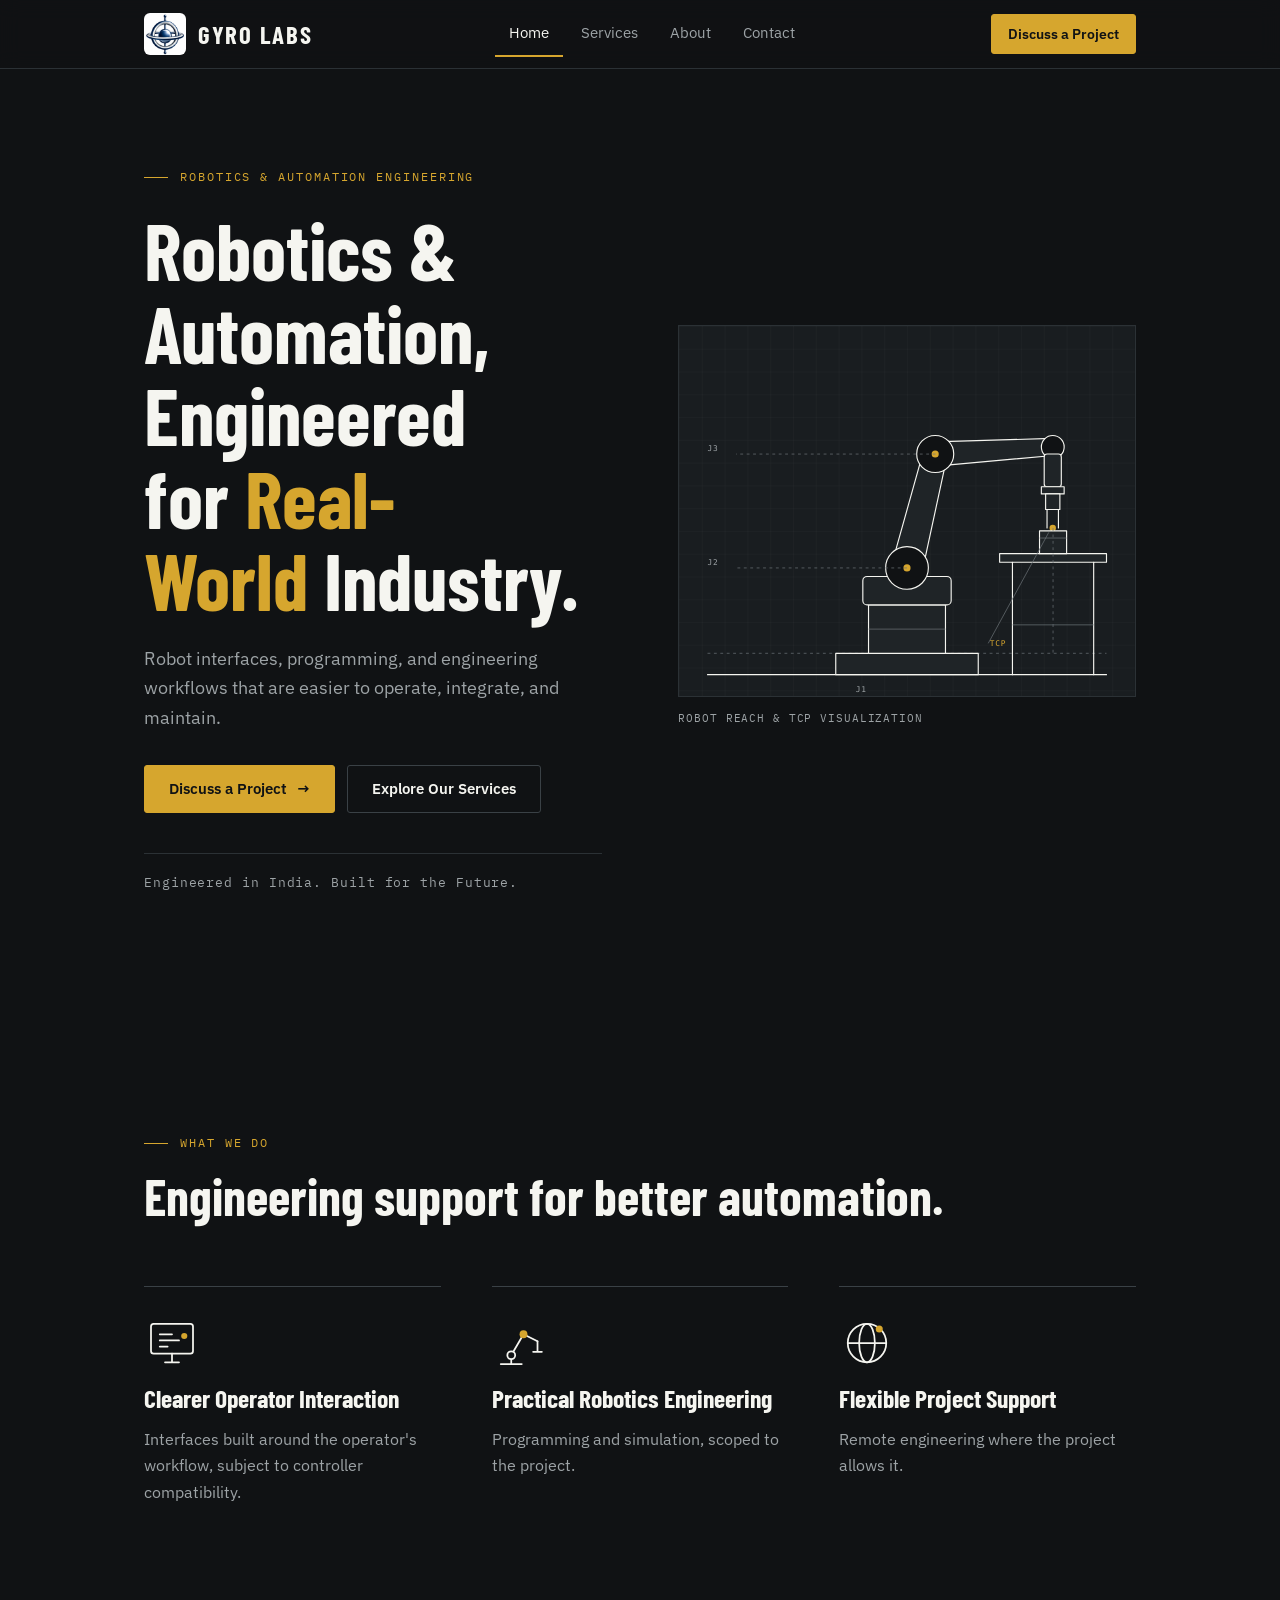
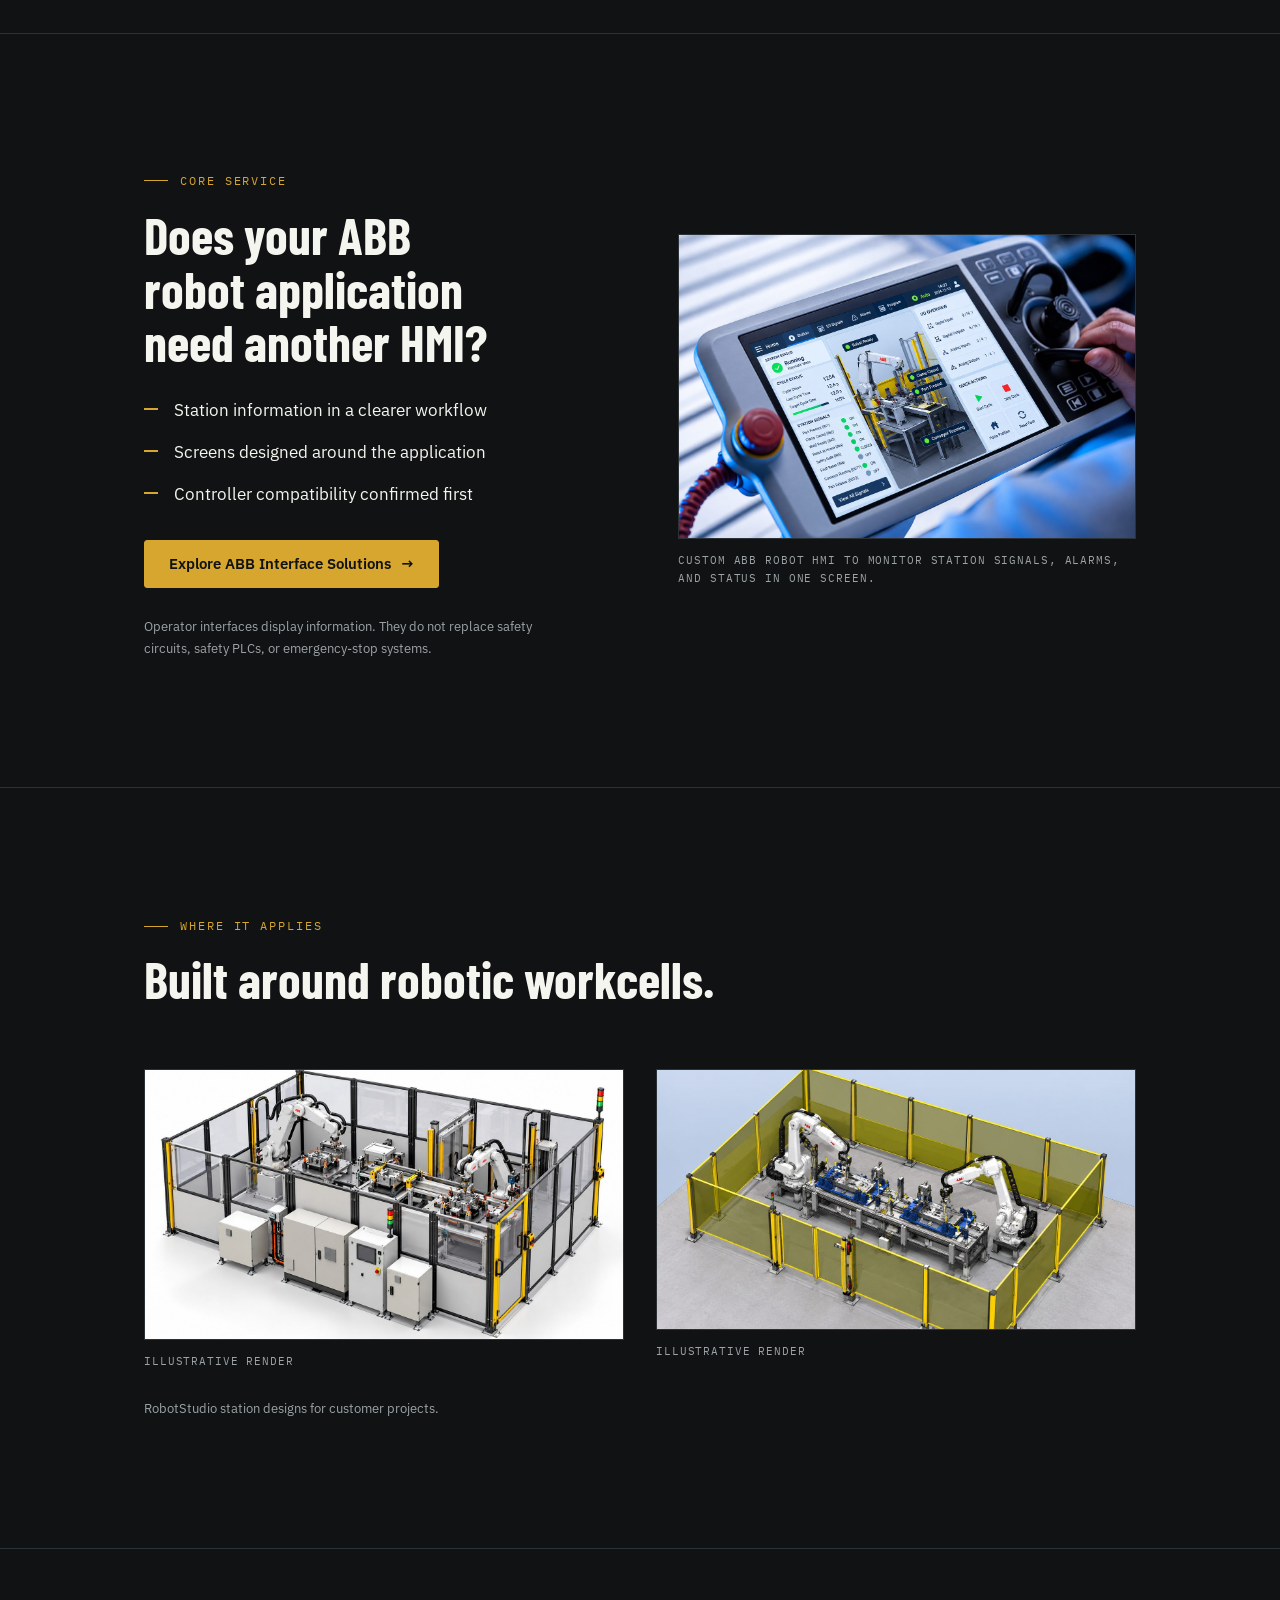
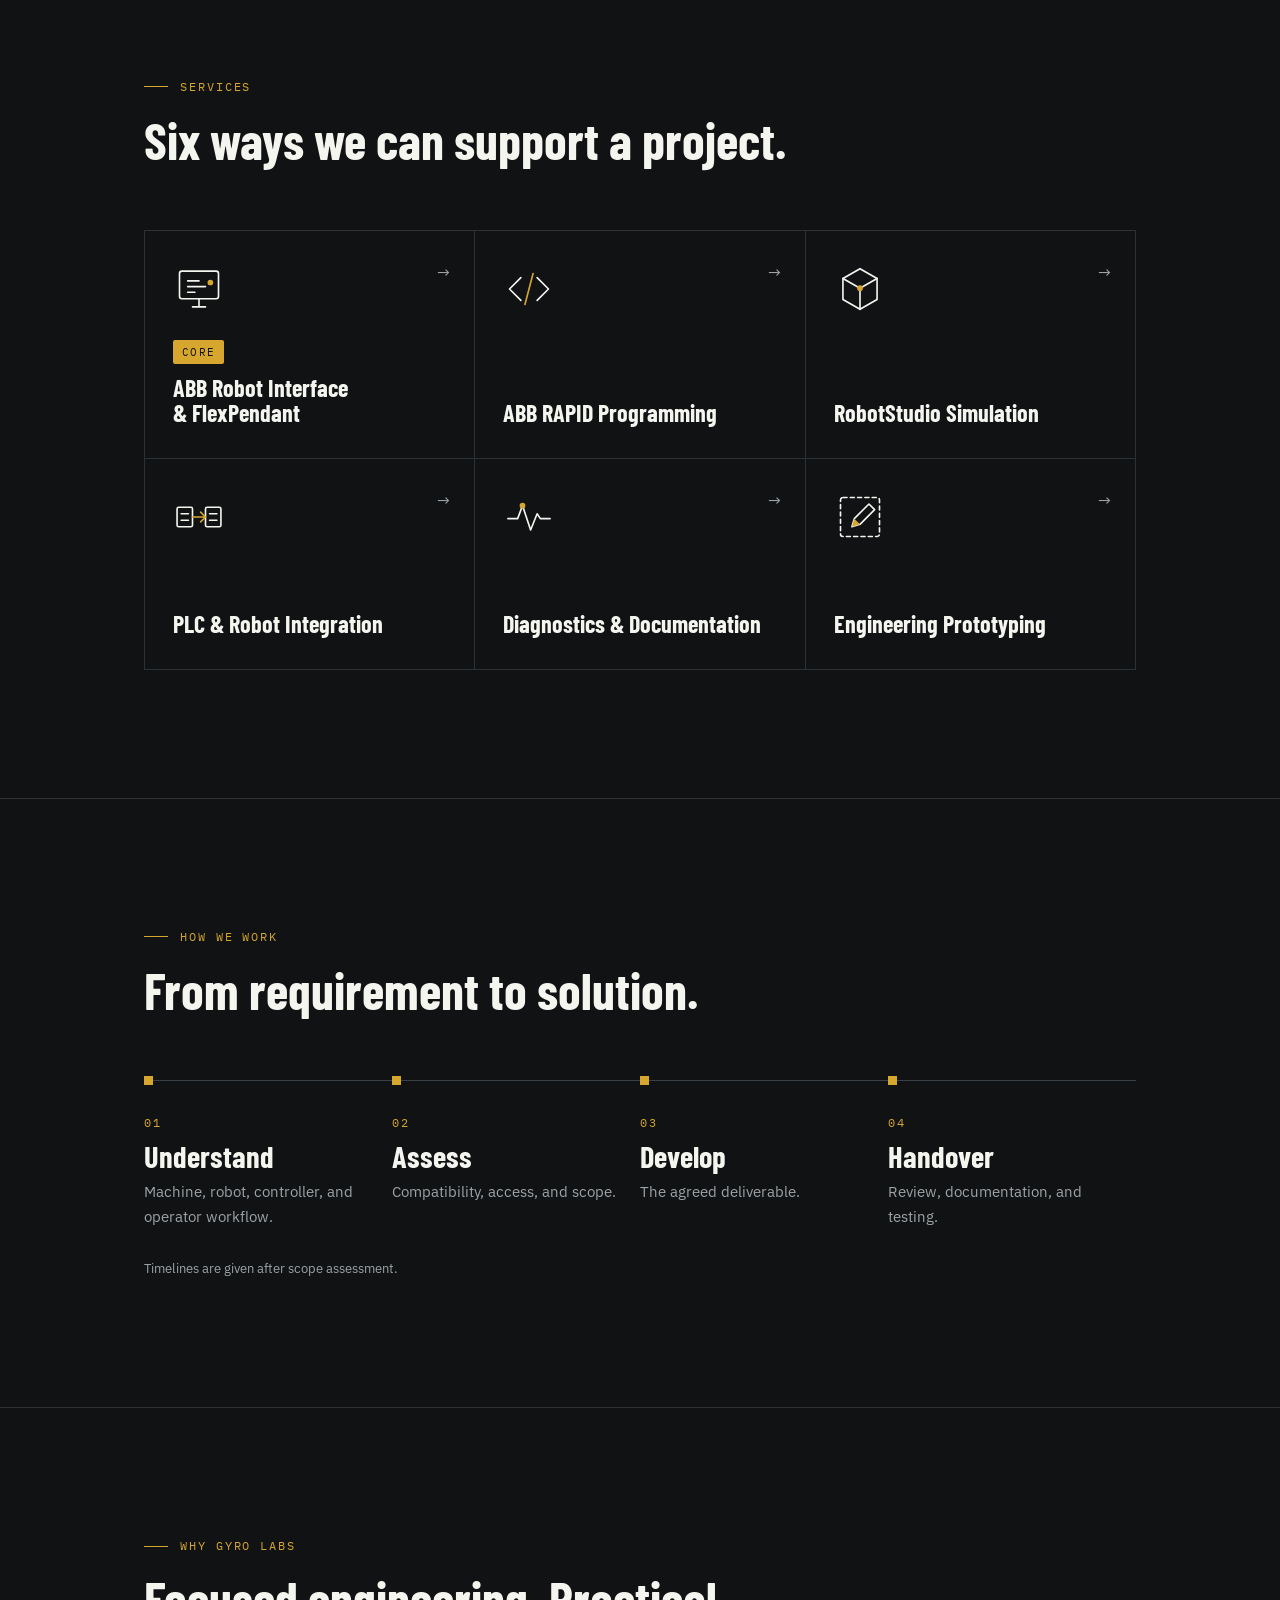
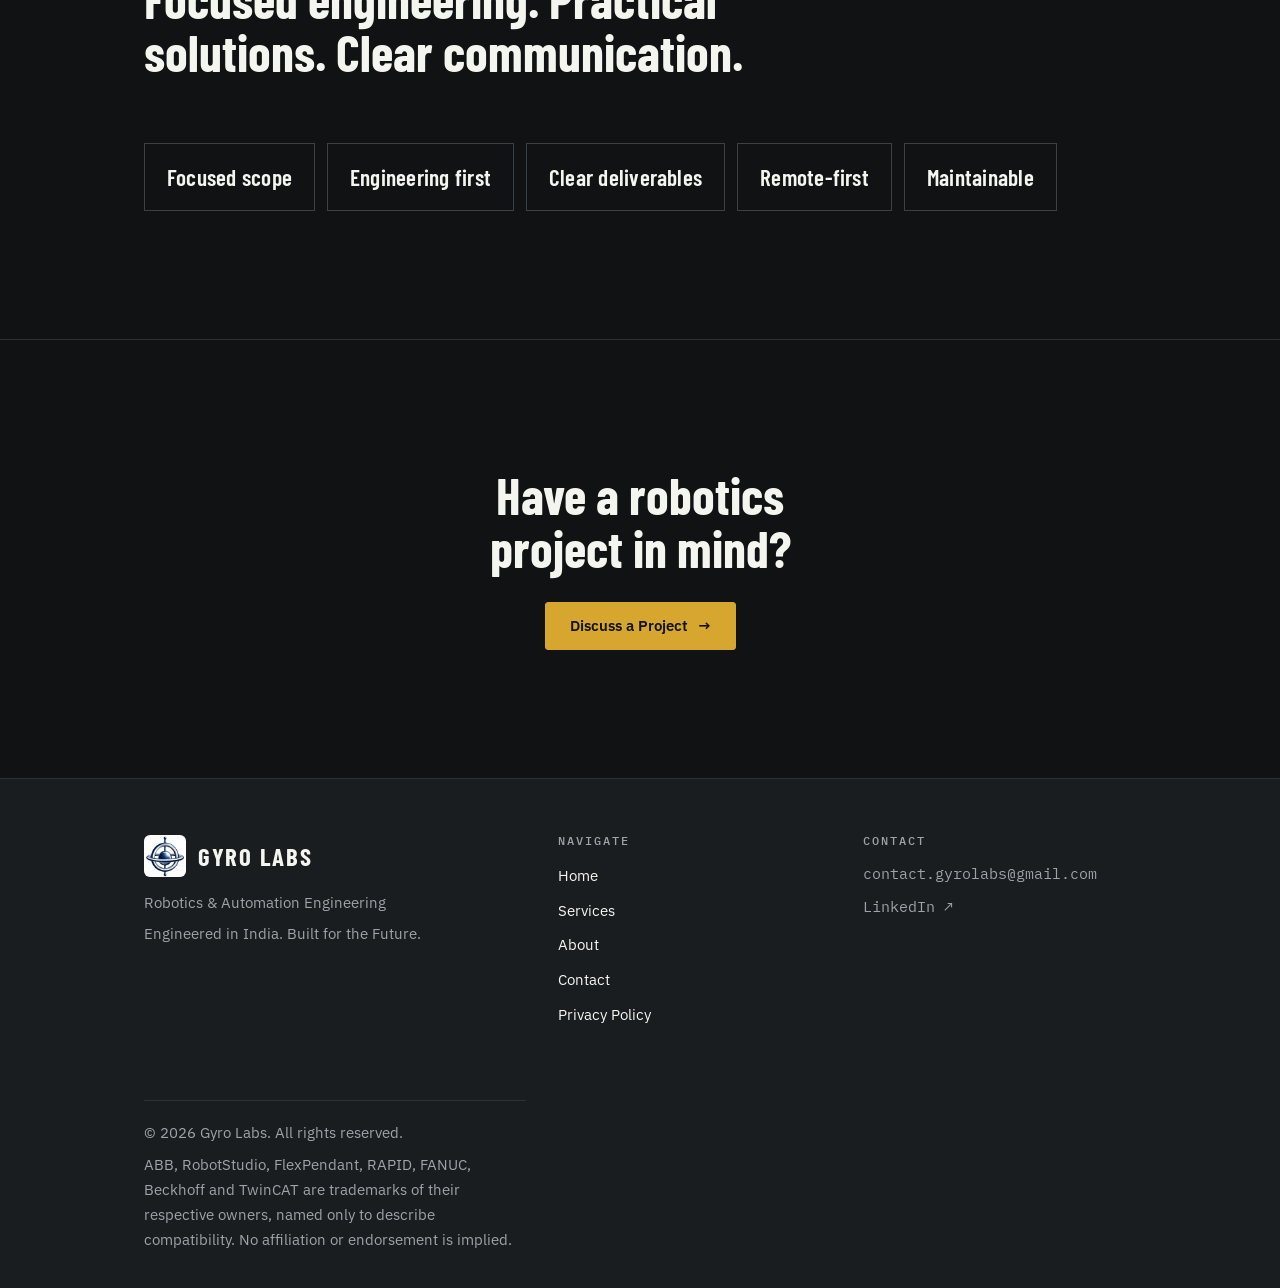
<file: index.html>
<!doctype html>
<html lang="en">
<head>
  <meta charset="utf-8">
  <meta name="viewport" content="width=device-width, initial-scale=1">
  <title>Gyro Labs | Robotics &amp; Automation Engineering</title>
  <meta name="description" content="Gyro Labs provides focused robotics and automation engineering support, including ABB operator-interface solutions, RAPID programming, RobotStudio workflows, and selected robot–PLC integration projects.">
  <meta property="og:type" content="website">
  <meta property="og:title" content="Gyro Labs | Robotics &amp; Automation Engineering">
  <meta property="og:description" content="Engineered in India. Built for the Future.">
  <!-- TODO: after publishing, change this to the full URL, e.g. https://yourname.github.io/gyro-labs/assets/images/og/og-share.png -->
  <meta property="og:image" content="assets/images/og/og-share.png">
  <link rel="icon" href="assets/images/logo/favicon-64.png" type="image/png">
  <link rel="apple-touch-icon" href="assets/images/logo/apple-touch-icon.png">
  <link rel="preconnect" href="https://fonts.googleapis.com">
  <link rel="preconnect" href="https://fonts.gstatic.com" crossorigin>
  <link rel="stylesheet" href="https://fonts.googleapis.com/css2?family=Barlow+Condensed:wght@500;600;700&amp;family=IBM+Plex+Sans:wght@400;500;600&amp;family=IBM+Plex+Mono:wght@400;500&amp;display=swap">
  <link rel="stylesheet" href="assets/css/styles.css">
</head>
<body>
<a class="skip" href="#main">Skip to content</a>

<header class="site-header">
  <div class="container header-row">
    <a class="brand" href="index.html" aria-label="Gyro Labs, home">
      <img src="assets/images/logo/gyro-labs-mark.png" alt="" width="34" height="34"><span>GYRO LABS</span>
    </a>
    <nav class="nav" id="nav" aria-label="Primary">
      <ul>
        <li><a href="index.html" aria-current="page">Home</a></li>
        <li><a href="services.html">Services</a></li>
        <li><a href="about.html">About</a></li>
        <li><a href="contact.html">Contact</a></li>
        <li class="only-mobile"><a class="btn btn-primary" href="contact.html">Discuss a Project</a></li>
      </ul>
    </nav>
    <div class="header-actions">
      <a class="btn btn-primary btn-sm" href="contact.html">Discuss a Project</a>
      <button class="menu-btn" id="menuBtn" type="button" aria-expanded="false" aria-controls="nav" aria-label="Menu"><i></i></button>
    </div>
  </div>
</header>

<main id="main">

  <!-- Hero -->
  <section class="hero">
    <div class="container split">
      <div>
        <span class="eyebrow">Robotics &amp; Automation Engineering</span>
        <h1>Robotics &amp; Automation, Engineered for <em>Real-World</em> Industry.</h1>
        <p class="lead">Robot interfaces, programming, and engineering workflows that are easier to operate, integrate, and maintain.</p>
        <div class="btn-row">
          <a class="btn btn-primary" href="contact.html">Discuss a Project <span class="arrow" aria-hidden="true">→</span></a>
          <a class="btn" href="services.html">Explore Our Services</a>
        </div>
        <p class="tagline">Engineered in India. Built for the Future.</p>
      </div>
      <div>
        <div class="frame">
          <img src="assets/images/hero/hero-robot-cell.svg" width="640" height="520" alt="Line drawing of a six-axis industrial robot arm gripping a part at a workcell fixture">
        </div>
        <p class="caption">Robot Reach & TCP Visualization</p>
      </div>
    </div>
  </section>

  <!-- Value -->
  <section class="section">
    <div class="container">
      <div class="section-head">
        <span class="eyebrow">What we do</span>
        <h2>Engineering support for better automation.</h2>
      </div>
      <div class="tiles">
        <div class="tile">
          <img src="assets/images/icons/icon-abb-interface.svg" alt="" width="56" height="56">
          <h3>Clearer Operator Interaction</h3>
          <p>Interfaces built around the operator's workflow, subject to controller compatibility.</p>
        </div>
        <div class="tile">
          <img src="assets/images/icons/icon-robot-arm.svg" alt="" width="56" height="56">
          <h3>Practical Robotics Engineering</h3>
          <p>Programming and simulation, scoped to the project.</p>
        </div>
        <div class="tile">
          <img src="assets/images/icons/icon-remote-support.svg" alt="" width="56" height="56">
          <h3>Flexible Project Support</h3>
          <p>Remote engineering where the project allows it.</p>
        </div>
      </div>
    </div>
  </section>

  <!-- ABB feature -->
  <section class="section">
    <div class="container split">
      <div>
        <span class="eyebrow">Core service</span>
        <h2 style="margin-top:18px">Does your ABB robot application need another HMI?</h2>
        <ul class="ticks">
          <li>Station information in a clearer workflow</li>
          <li>Screens designed around the application</li>
          <li>Controller compatibility confirmed first</li>
        </ul>
        <a class="btn btn-primary" href="services.html#abb">Explore ABB Interface Solutions <span class="arrow" aria-hidden="true">→</span></a>
        <p class="fine">Operator interfaces display information. They do not replace safety circuits, safety PLCs, or emergency-stop systems.</p>
      </div>
      <div>
        <div class="frame">
          <img src="assets/images/concepts/concept-operator-pendant.jpg" width="1400" height="933" alt="Concept visualization of an operator touchscreen showing station status, signals and quick actions beside a robot cell view" loading="lazy">
        </div>
        <p class="caption">Custom ABB Robot HMI to monitor station signals, alarms, and status in one screen.</p>
      </div>
    </div>
  </section>

  <!-- Workcells -->
  <section class="section">
    <div class="container">
      <div class="section-head">
        <span class="eyebrow">Where it applies</span>
        <h2>Built around robotic workcells.</h2>
      </div>
      <div class="gallery">
        <figure>
          <div class="frame light"><img src="assets/images/renders/render-workcell-white-enclosure.jpg" width="1400" height="788" alt="Render of a guarded robotic workcell with two industrial robots, a fixture line and control cabinets" loading="lazy"></div>
          <figcaption class="caption">Illustrative render</figcaption>
        </figure>
        <figure>
          <div class="frame"><img src="assets/images/renders/render-workcell-yellow-fence.jpg" width="1400" height="757" alt="Render of a fenced robotic workcell with two industrial robots working on a fixture line" loading="lazy"></div>
          <figcaption class="caption">Illustrative render</figcaption>
        </figure>
      </div>
      <p class="fine">RobotStudio station designs for customer projects.</p>
    </div>
  </section>

  <!-- Services overview -->
  <section class="section">
    <div class="container">
      <div class="section-head">
        <span class="eyebrow">Services</span>
        <h2>Six ways we can support a project.</h2>
      </div>
      <div class="svc-tiles">
        <a class="svc-tile" href="services.html#abb">
          <img src="assets/images/icons/icon-abb-interface.svg" alt="" width="52" height="52">
          <div><span class="badge">Core</span><h3 style="margin-top:12px">ABB Robot Interface &amp; FlexPendant</h3></div>
          <span class="go" aria-hidden="true">→</span>
        </a>
        <a class="svc-tile" href="services.html#rapid">
          <img src="assets/images/icons/icon-rapid-programming.svg" alt="" width="52" height="52">
          <h3>ABB RAPID Programming</h3>
          <span class="go" aria-hidden="true">→</span>
        </a>
        <a class="svc-tile" href="services.html#robotstudio">
          <img src="assets/images/icons/icon-robotstudio-simulation.svg" alt="" width="52" height="52">
          <h3>RobotStudio Simulation</h3>
          <span class="go" aria-hidden="true">→</span>
        </a>
        <a class="svc-tile" href="services.html#plc">
          <img src="assets/images/icons/icon-plc-integration.svg" alt="" width="52" height="52">
          <h3>PLC &amp; Robot Integration</h3>
          <span class="go" aria-hidden="true">→</span>
        </a>
        <a class="svc-tile" href="services.html#diagnostics">
          <img src="assets/images/icons/icon-diagnostics-documentation.svg" alt="" width="52" height="52">
          <h3>Diagnostics &amp; Documentation</h3>
          <span class="go" aria-hidden="true">→</span>
        </a>
        <a class="svc-tile" href="services.html#prototyping">
          <img src="assets/images/icons/icon-prototyping.svg" alt="" width="52" height="52">
          <h3>Engineering Prototyping</h3>
          <span class="go" aria-hidden="true">→</span>
        </a>
      </div>
    </div>
  </section>

  <!-- Process -->
  <section class="section">
    <div class="container">
      <div class="section-head">
        <span class="eyebrow">How we work</span>
        <h2>From requirement to solution.</h2>
      </div>
      <div class="steps">
        <div class="step"><span class="n">01</span><h3>Understand</h3><p>Machine, robot, controller, and operator workflow.</p></div>
        <div class="step"><span class="n">02</span><h3>Assess</h3><p>Compatibility, access, and scope.</p></div>
        <div class="step"><span class="n">03</span><h3>Develop</h3><p>The agreed deliverable.</p></div>
        <div class="step"><span class="n">04</span><h3>Handover</h3><p>Review, documentation, and testing.</p></div>
      </div>
      <p class="fine">Timelines are given after scope assessment.</p>
    </div>
  </section>

  <!-- Why -->
  <section class="section">
    <div class="container">
      <div class="section-head">
        <span class="eyebrow">Why Gyro Labs</span>
        <h2>Focused engineering. Practical solutions. Clear communication.</h2>
      </div>
      <ul class="why">
        <li>Focused scope</li>
        <li>Engineering first</li>
        <li>Clear deliverables</li>
        <li>Remote-first</li>
        <li>Maintainable</li>
      </ul>
    </div>
  </section>

  <!-- CTA -->
  <section class="section">
    <div class="container cta-band">
      <h2>Have a robotics project in mind?</h2>
      <a class="btn btn-primary" href="contact.html">Discuss a Project <span class="arrow" aria-hidden="true">→</span></a>
    </div>
  </section>

</main>

<footer class="site-footer">
  <div class="container">
    <div class="foot">
      <div>
        <a class="brand" href="index.html" aria-label="Gyro Labs, home" style="margin-bottom:14px">
          <img src="assets/images/logo/gyro-labs-mark.png" alt="" width="34" height="34"><span>GYRO LABS</span>
        </a>
        <p>Robotics &amp; Automation Engineering</p>
        <p style="margin-top:6px">Engineered in India. Built for the Future.</p>
      </div>
      <nav aria-label="Footer">
        <h4>Navigate</h4>
        <ul>
          <li><a href="index.html">Home</a></li>
          <li><a href="services.html">Services</a></li>
          <li><a href="about.html">About</a></li>
          <li><a href="contact.html">Contact</a></li>
          <li><a href="privacy.html">Privacy Policy</a></li>
        </ul>
      </nav>
      <div>
        <h4>Contact</h4>

        <p class="addr">
          <a href="mailto:contact.gyrolabs@gmail.com">
            contact.gyrolabs@gmail.com
          </a>
        </p>

        <p class="addr" style="margin-top: 8px">
          <a
            href="https://www.linkedin.com/company/gyrolabs"
            target="_blank"
            rel="noopener noreferrer"
            aria-label="Visit Gyro Labs on LinkedIn">
            LinkedIn ↗
          </a>
        </p>
    </div>
    <div class="legal">
      <p>© <span id="year">2026</span> Gyro Labs. All rights reserved.</p>
      <p>ABB, RobotStudio, FlexPendant, RAPID, FANUC, Beckhoff and TwinCAT are trademarks of their respective owners, named only to describe compatibility. No affiliation or endorsement is implied.</p>
    </div>
  </div>
</footer>

<script src="assets/js/config.js"></script>
<script src="assets/js/main.js"></script>
</body>
</html>
</file>
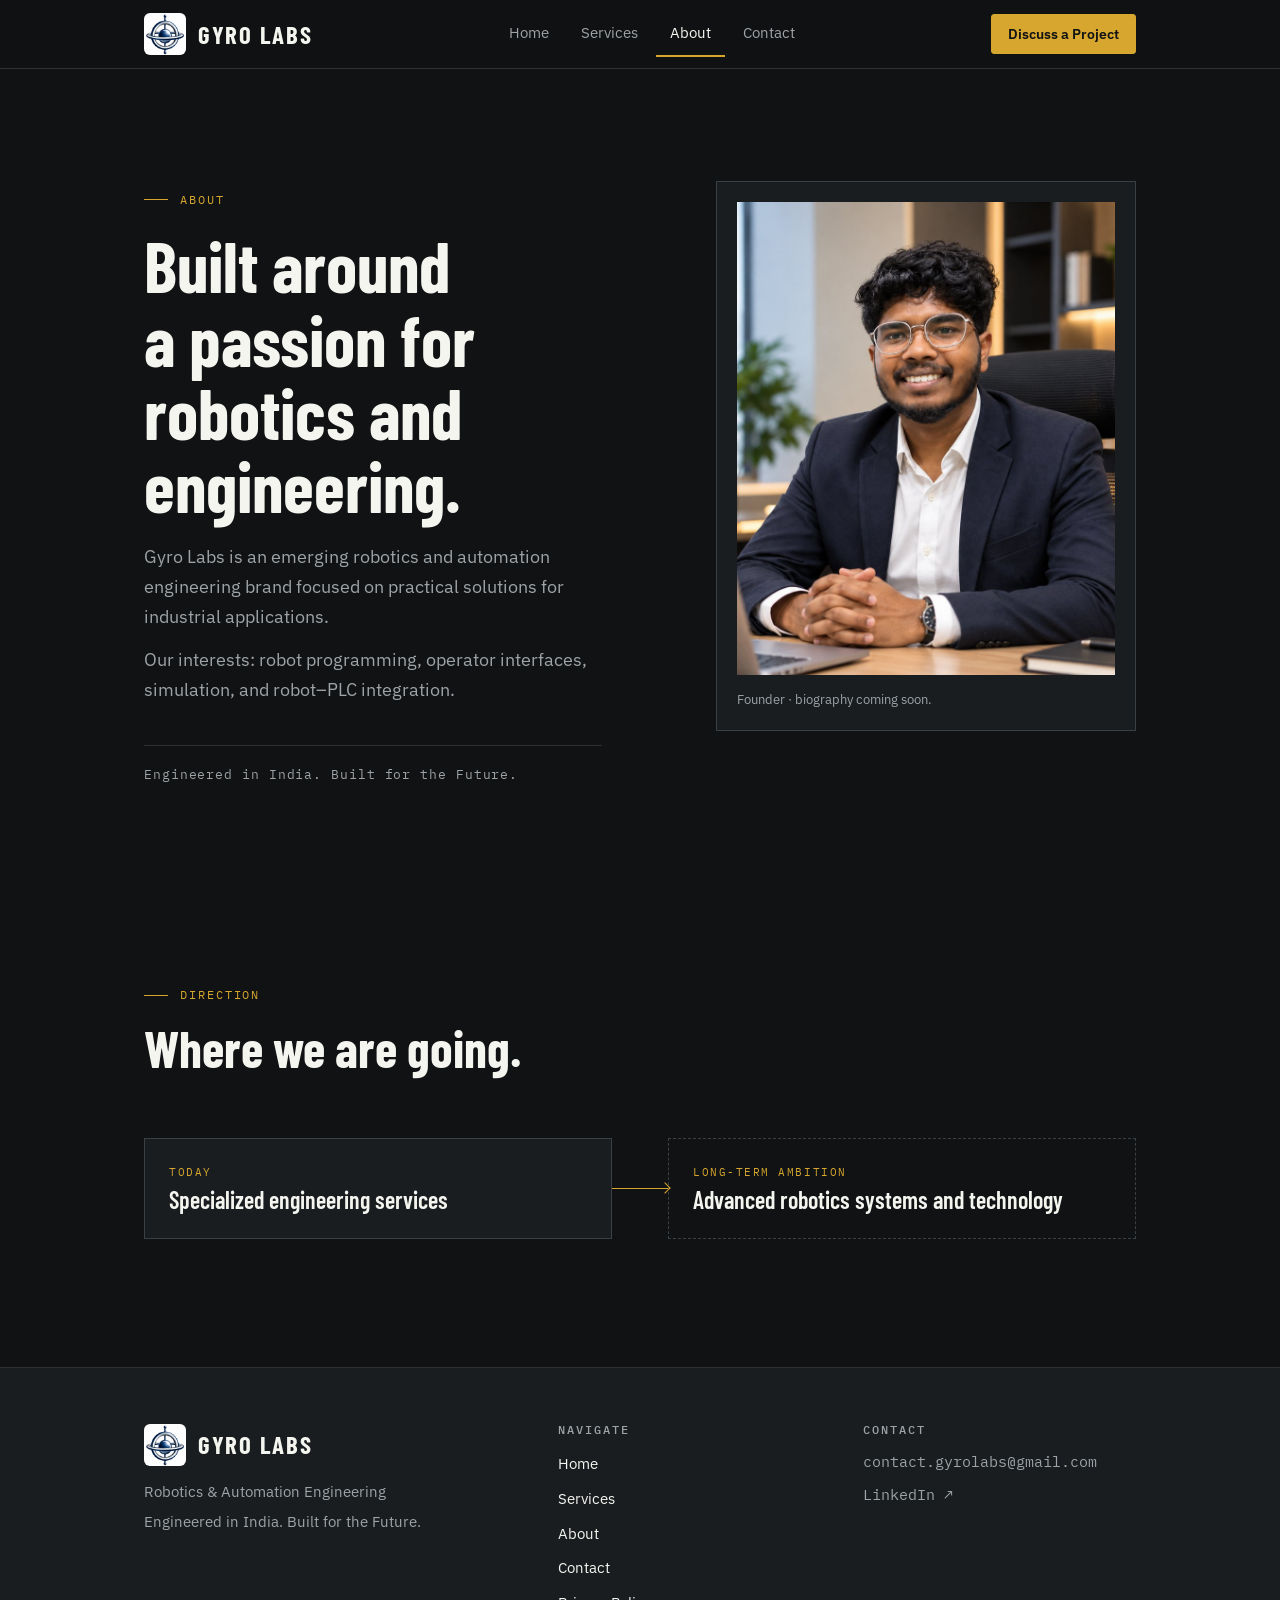
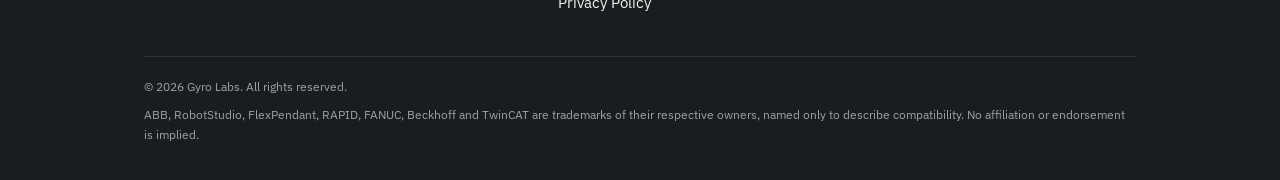
<file: about.html>
<!doctype html>
<html lang="en">
<head>
  <meta charset="utf-8">
  <meta name="viewport" content="width=device-width, initial-scale=1">
  <title>About | Gyro Labs</title>
  <meta name="description" content="Gyro Labs is an emerging robotics and automation engineering brand focused on practical solutions for industrial applications.">
  <meta property="og:type" content="website">
  <meta property="og:title" content="About | Gyro Labs">
  <meta property="og:description" content="Built around a passion for robotics and engineering.">
  <!-- TODO: use the full URL after publishing -->
  <meta property="og:image" content="assets/images/og/og-share.png">
  <link rel="icon" href="assets/images/logo/favicon-64.png" type="image/png">
  <link rel="apple-touch-icon" href="assets/images/logo/apple-touch-icon.png">
  <link rel="preconnect" href="https://fonts.googleapis.com">
  <link rel="preconnect" href="https://fonts.gstatic.com" crossorigin>
  <link rel="stylesheet" href="https://fonts.googleapis.com/css2?family=Barlow+Condensed:wght@500;600;700&amp;family=IBM+Plex+Sans:wght@400;500;600&amp;family=IBM+Plex+Mono:wght@400;500&amp;display=swap">
  <link rel="stylesheet" href="assets/css/styles.css">
</head>
<body>
<a class="skip" href="#main">Skip to content</a>

<header class="site-header">
  <div class="container header-row">
    <a class="brand" href="index.html" aria-label="Gyro Labs, home">
      <img src="assets/images/logo/gyro-labs-mark.png" alt="" width="34" height="34"><span>GYRO LABS</span>
    </a>
    <nav class="nav" id="nav" aria-label="Primary">
      <ul>
        <li><a href="index.html">Home</a></li>
        <li><a href="services.html">Services</a></li>
        <li><a href="about.html" aria-current="page">About</a></li>
        <li><a href="contact.html">Contact</a></li>
        <li class="only-mobile"><a class="btn btn-primary" href="contact.html">Discuss a Project</a></li>
      </ul>
    </nav>
    <div class="header-actions">
      <a class="btn btn-primary btn-sm" href="contact.html">Discuss a Project</a>
      <button class="menu-btn" id="menuBtn" type="button" aria-expanded="false" aria-controls="nav" aria-label="Menu"><i></i></button>
    </div>
  </div>
</header>

<main id="main">

  <section class="page-hero">
    <div class="container split" style="align-items:start">
      <div>
        <span class="eyebrow">About</span>
        <h1>Built around a passion for robotics and engineering.</h1>
        <p class="lead" style="margin-top:20px">Gyro Labs is an emerging robotics and automation engineering brand focused on practical solutions for industrial applications.</p>
        <p class="lead" style="margin-top:14px">Our interests: robot programming, operator interfaces, simulation, and robot–PLC integration.</p>
        <p class="tagline">Engineered in India. Built for the Future.</p>
      </div>
      <aside class="founder" aria-label="Founder profile">
        <img src="assets/images/photos/founder-portrait.jpg" width="800" height="1000" alt="Portrait of the Gyro Labs founder, smiling, wearing glasses and a navy blazer">
        <p>Founder · biography coming soon.</p>
      </aside>
    </div>
  </section>

  <section class="section">
    <div class="container">
      <div class="section-head">
        <span class="eyebrow">Direction</span>
        <h2>Where we are going.</h2>
      </div>
      <div class="path">
        <div class="node"><small>Today</small><b>Specialized engineering services</b></div>
        <div class="link" aria-hidden="true"></div>
        <div class="node future"><small>Long-term ambition</small><b>Advanced robotics systems and technology</b></div>
      </div>
    </div>
  </section>

</main>

<footer class="site-footer">
  <div class="container">
    <div class="foot">
      <div>
        <a class="brand" href="index.html" aria-label="Gyro Labs, home" style="margin-bottom:14px">
          <img src="assets/images/logo/gyro-labs-mark.png" alt="" width="34" height="34"><span>GYRO LABS</span>
        </a>
        <p>Robotics &amp; Automation Engineering</p>
        <p style="margin-top:6px">Engineered in India. Built for the Future.</p>
      </div>
      <nav aria-label="Footer">
        <h4>Navigate</h4>
        <ul>
          <li><a href="index.html">Home</a></li>
          <li><a href="services.html">Services</a></li>
          <li><a href="about.html">About</a></li>
          <li><a href="contact.html">Contact</a></li>
          <li><a href="privacy.html">Privacy Policy</a></li>
        </ul>
      </nav>
      <div>
        <h4>Contact</h4>

        <p class="addr">
          <a href="mailto:contact.gyrolabs@gmail.com">
            contact.gyrolabs@gmail.com
          </a>
        </p>

        <p class="addr" style="margin-top: 8px">
          <a
            href="https://www.linkedin.com/company/gyrolabs"
            target="_blank"
            rel="noopener noreferrer"
            aria-label="Visit Gyro Labs on LinkedIn">
            LinkedIn ↗
          </a>
        </p>
    </div>
    </div>
    <div class="legal">
      <p>© <span id="year">2026</span> Gyro Labs. All rights reserved.</p>
      <p>ABB, RobotStudio, FlexPendant, RAPID, FANUC, Beckhoff and TwinCAT are trademarks of their respective owners, named only to describe compatibility. No affiliation or endorsement is implied.</p>
    </div>
  </div>
</footer>

<script src="assets/js/config.js"></script>
<script src="assets/js/main.js"></script>
</body>
</html>
</file>
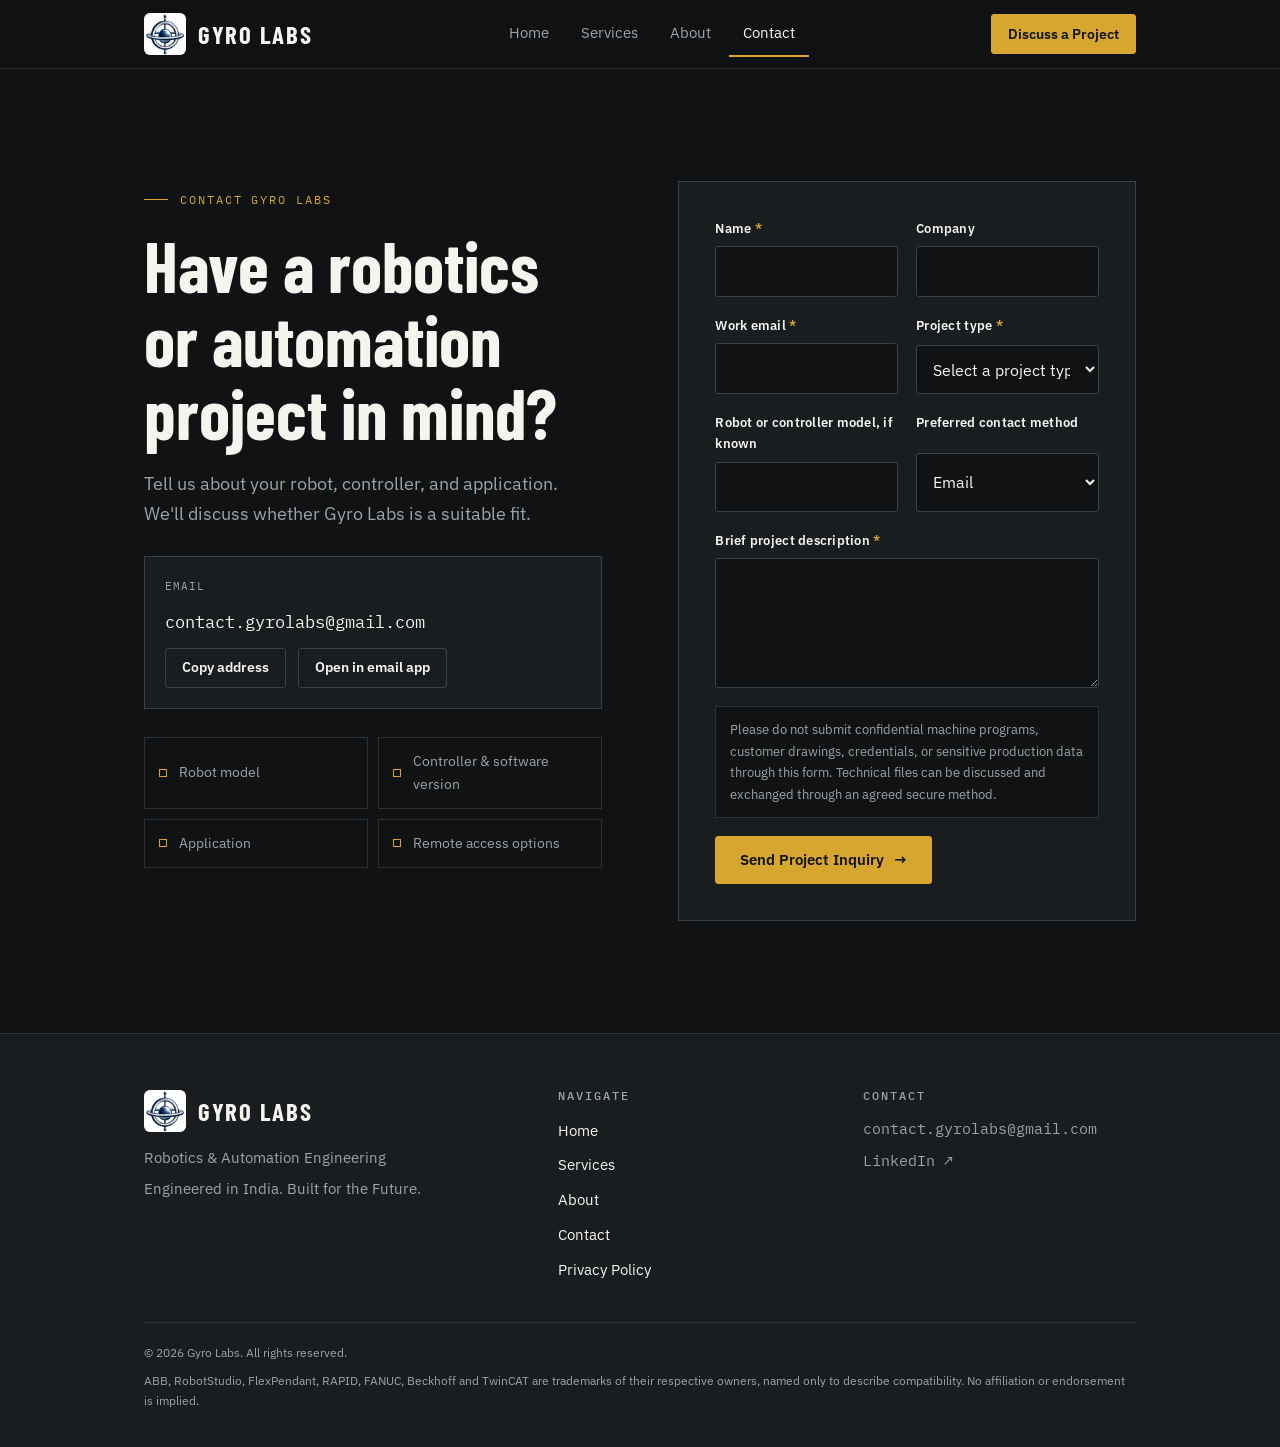
<file: contact.html>
<!doctype html>
<html lang="en">
<head>
  <meta charset="utf-8">
  <meta name="viewport" content="width=device-width, initial-scale=1">
  <title>Contact | Gyro Labs</title>
  <meta name="description" content="Tell Gyro Labs about your robot, controller, application and engineering challenge. Send a project inquiry.">
  <meta property="og:type" content="website">
  <meta property="og:title" content="Contact | Gyro Labs">
  <meta property="og:description" content="Have a robotics or automation project in mind?">
  <!-- TODO: use the full URL after publishing -->
  <meta property="og:image" content="assets/images/og/og-share.png">
  <link rel="icon" href="assets/images/logo/favicon-64.png" type="image/png">
  <link rel="apple-touch-icon" href="assets/images/logo/apple-touch-icon.png">
  <link rel="preconnect" href="https://fonts.googleapis.com">
  <link rel="preconnect" href="https://fonts.gstatic.com" crossorigin>
  <link rel="stylesheet" href="https://fonts.googleapis.com/css2?family=Barlow+Condensed:wght@500;600;700&amp;family=IBM+Plex+Sans:wght@400;500;600&amp;family=IBM+Plex+Mono:wght@400;500&amp;display=swap">
  <link rel="stylesheet" href="assets/css/styles.css">
</head>
<body>
<a class="skip" href="#main">Skip to content</a>

<header class="site-header">
  <div class="container header-row">
    <a class="brand" href="index.html" aria-label="Gyro Labs, home">
      <img src="assets/images/logo/gyro-labs-mark.png" alt="" width="34" height="34"><span>GYRO LABS</span>
    </a>
    <nav class="nav" id="nav" aria-label="Primary">
      <ul>
        <li><a href="index.html">Home</a></li>
        <li><a href="services.html">Services</a></li>
        <li><a href="about.html">About</a></li>
        <li><a href="contact.html" aria-current="page">Contact</a></li>
        <li class="only-mobile"><a class="btn btn-primary" href="contact.html">Discuss a Project</a></li>
      </ul>
    </nav>
    <div class="header-actions">
      <a class="btn btn-primary btn-sm" href="contact.html">Discuss a Project</a>
      <button class="menu-btn" id="menuBtn" type="button" aria-expanded="false" aria-controls="nav" aria-label="Menu"><i></i></button>
    </div>
  </div>
</header>

<main id="main">
  <section class="page-hero" style="padding-bottom:clamp(56px,9vw,112px)">
    <div class="container split" style="align-items:start">
      <div>
        <span class="eyebrow">Contact Gyro Labs</span>
        <h1>Have a robotics or automation project in mind?</h1>
        <p class="lead">Tell us about your robot, controller, and application. We'll discuss whether Gyro Labs is a suitable fit.</p>

        <div class="mail">
          <span class="caption" style="margin:0">Email</span>
          <span class="addr">contact.gyrolabs@gmail.com</span>
          <div class="btn-row">
            <button class="btn btn-sm" type="button" id="copyMail" data-email="contact.gyrolabs@gmail.com">Copy address</button>
            <a class="btn btn-sm" href="mailto:contact.gyrolabs@gmail.com">Open in email app</a>
          </div>
        </div>

        <ul class="include">
          <li>Robot model</li>
          <li>Controller &amp; software version</li>
          <li>Application</li>
          <li>Remote access options</li>
        </ul>
      </div>

      <div style="min-width:0">
        <form id="inquiry" novalidate aria-label="Project inquiry form">
          <div class="fields">
            <div class="field">
              <label for="f-name">Name <b>*</b></label>
              <input id="f-name" name="name" type="text" autocomplete="name" aria-describedby="e-name">
              <div class="err" id="e-name" aria-live="polite"></div>
            </div>
            <div class="field">
              <label for="f-company">Company</label>
              <input id="f-company" name="company" type="text" autocomplete="organization">
            </div>
            <div class="field">
              <label for="f-email">Work email <b>*</b></label>
              <input id="f-email" name="email" type="email" autocomplete="email" aria-describedby="e-email">
              <div class="err" id="e-email" aria-live="polite"></div>
            </div>
            <div class="field">
              <label for="f-type">Project type <b>*</b></label>
              <select id="f-type" name="type" aria-describedby="e-type">
                <option value="">Select a project type</option>
                <option value="ABB FlexPendant / operator interface">ABB FlexPendant / operator interface</option>
                <option value="RAPID programming">RAPID programming</option>
                <option value="RobotStudio / offline programming">RobotStudio / offline programming</option>
                <option value="Robot–PLC integration">Robot–PLC integration</option>
                <option value="Diagnostics / documentation">Diagnostics / documentation</option>
                <option value="Other robotics or automation requirement">Other robotics or automation requirement</option>
              </select>
              <div class="err" id="e-type" aria-live="polite"></div>
            </div>
            <div class="field">
              <label for="f-robot">Robot or controller model, if known</label>
              <input id="f-robot" name="robot" type="text">
            </div>
            <div class="field">
              <label for="f-contact">Preferred contact method</label>
              <select id="f-contact" name="contact">
                <option>Email</option>
                <option>Video call</option>
                <option>Phone call (add a number in the description)</option>
              </select>
            </div>
            <div class="field full">
              <label for="f-desc">Brief project description <b>*</b></label>
              <textarea id="f-desc" name="desc" aria-describedby="e-desc"></textarea>
              <div class="err" id="e-desc" aria-live="polite"></div>
            </div>
          </div>
          <p class="privacy-note">Please do not submit confidential machine programs, customer drawings, credentials, or sensitive production data through this form. Technical files can be discussed and exchanged through an agreed secure method.</p>
          <div class="form-actions">
            <button class="btn btn-primary" type="submit" id="submitBtn">Send Project Inquiry <span class="arrow" aria-hidden="true">→</span></button>
            <span id="formStatus" role="status" aria-live="polite"></span>
          </div>
        </form>
        <div id="resultSlot" aria-live="polite"></div>
      </div>
    </div>
  </section>
</main>

<footer class="site-footer">
  <div class="container">
    <div class="foot">
      <div>
        <a class="brand" href="index.html" aria-label="Gyro Labs, home" style="margin-bottom:14px">
          <img src="assets/images/logo/gyro-labs-mark.png" alt="" width="34" height="34"><span>GYRO LABS</span>
        </a>
        <p>Robotics &amp; Automation Engineering</p>
        <p style="margin-top:6px">Engineered in India. Built for the Future.</p>
      </div>
      <nav aria-label="Footer">
        <h4>Navigate</h4>
        <ul>
          <li><a href="index.html">Home</a></li>
          <li><a href="services.html">Services</a></li>
          <li><a href="about.html">About</a></li>
          <li><a href="contact.html">Contact</a></li>
          <li><a href="privacy.html">Privacy Policy</a></li>
        </ul>
      </nav>
      <div>
        <h4>Contact</h4>

        <p class="addr">
          <a href="mailto:contact.gyrolabs@gmail.com">
            contact.gyrolabs@gmail.com
          </a>
        </p>

        <p class="addr" style="margin-top: 8px">
          <a
            href="https://www.linkedin.com/company/gyrolabs"
            target="_blank"
            rel="noopener noreferrer"
            aria-label="Visit Gyro Labs on LinkedIn">
            LinkedIn ↗
          </a>
        </p>
    </div>
    </div>
    <div class="legal">
      <p>© <span id="year">2026</span> Gyro Labs. All rights reserved.</p>
      <p>ABB, RobotStudio, FlexPendant, RAPID, FANUC, Beckhoff and TwinCAT are trademarks of their respective owners, named only to describe compatibility. No affiliation or endorsement is implied.</p>
    </div>
  </div>
</footer>

<script src="assets/js/config.js"></script>
<script src="assets/js/main.js"></script>
<script src="assets/js/contact.js"></script>
</body>
</html>
</file>
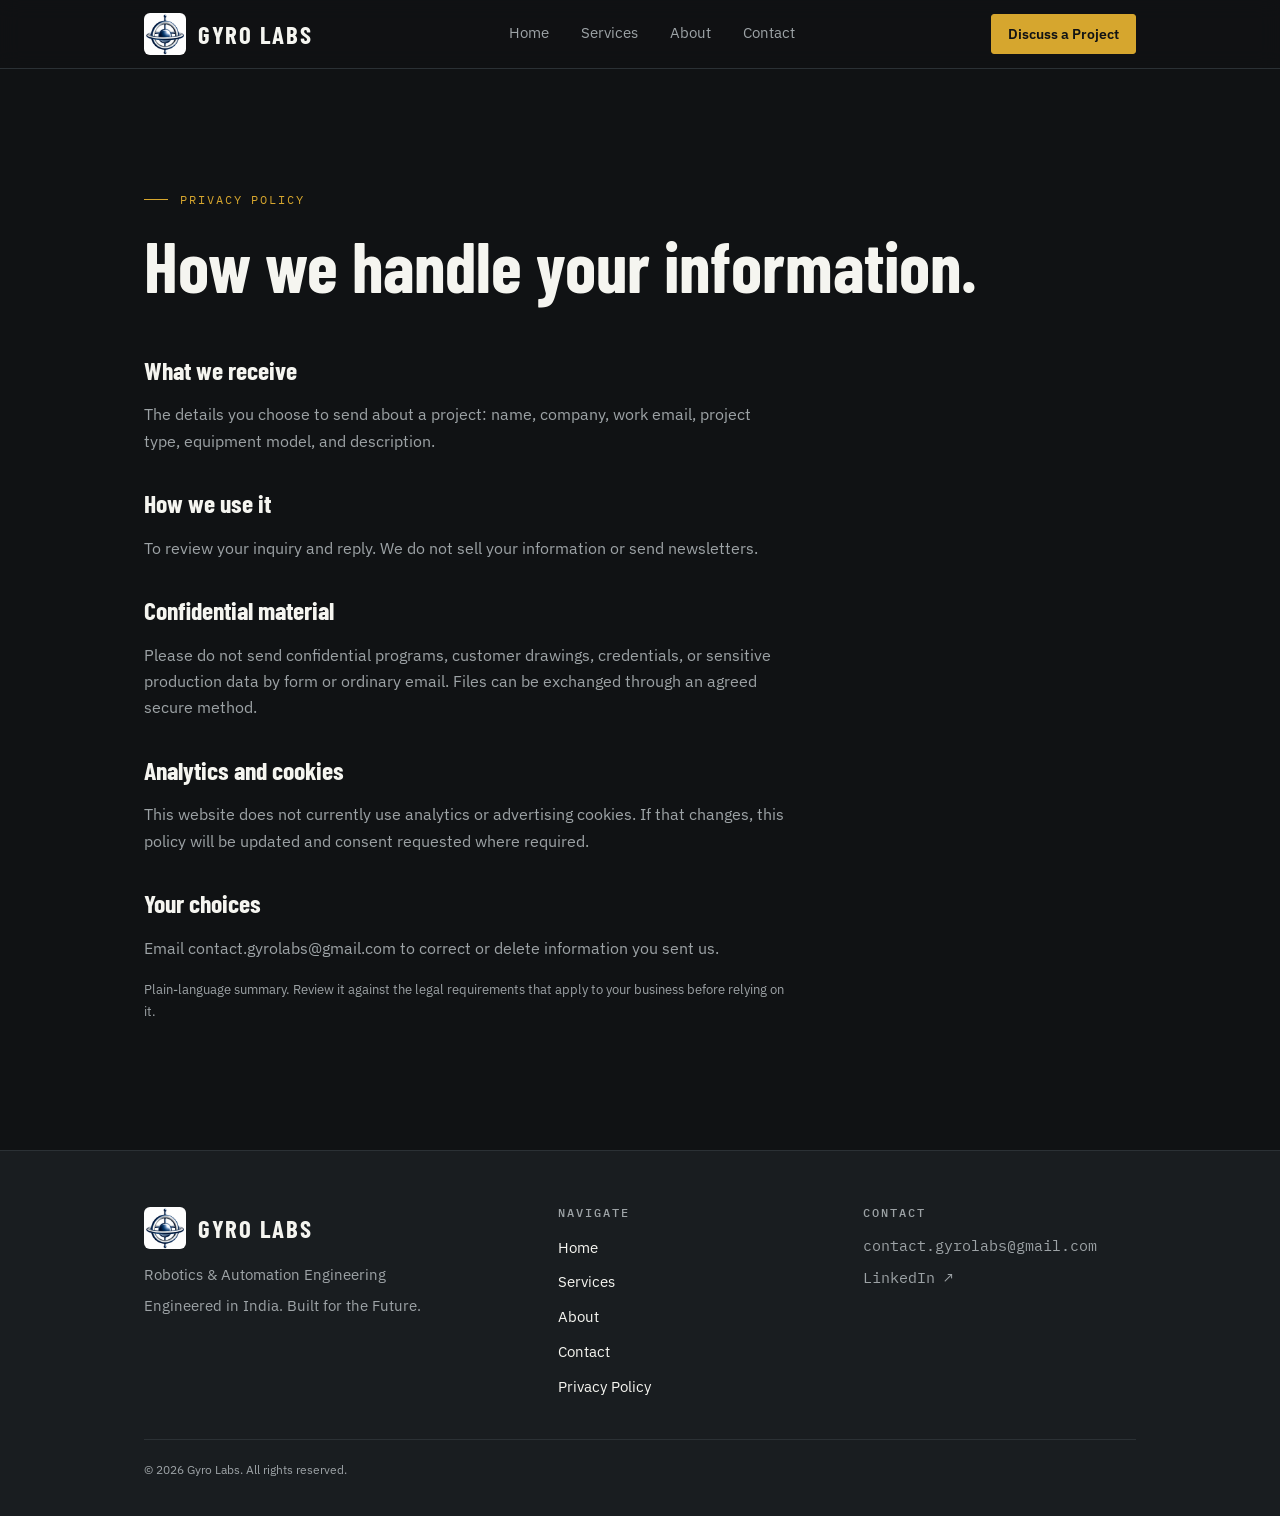
<file: privacy.html>
<!doctype html>
<html lang="en">
<head>
  <meta charset="utf-8">
  <meta name="viewport" content="width=device-width, initial-scale=1">
  <title>Privacy Policy | Gyro Labs</title>
  <meta name="description" content="How Gyro Labs handles information you share through this website.">
  <meta name="robots" content="index,follow">
  <link rel="icon" href="assets/images/logo/favicon-64.png" type="image/png">
  <link rel="apple-touch-icon" href="assets/images/logo/apple-touch-icon.png">
  <link rel="preconnect" href="https://fonts.googleapis.com">
  <link rel="preconnect" href="https://fonts.gstatic.com" crossorigin>
  <link rel="stylesheet" href="https://fonts.googleapis.com/css2?family=Barlow+Condensed:wght@500;600;700&amp;family=IBM+Plex+Sans:wght@400;500;600&amp;family=IBM+Plex+Mono:wght@400;500&amp;display=swap">
  <link rel="stylesheet" href="assets/css/styles.css">
</head>
<body>
<a class="skip" href="#main">Skip to content</a>

<header class="site-header">
  <div class="container header-row">
    <a class="brand" href="index.html" aria-label="Gyro Labs, home">
      <img src="assets/images/logo/gyro-labs-mark.png" alt="" width="34" height="34"><span>GYRO LABS</span>
    </a>
    <nav class="nav" id="nav" aria-label="Primary">
      <ul>
        <li><a href="index.html">Home</a></li>
        <li><a href="services.html">Services</a></li>
        <li><a href="about.html">About</a></li>
        <li><a href="contact.html">Contact</a></li>
        <li class="only-mobile"><a class="btn btn-primary" href="contact.html">Discuss a Project</a></li>
      </ul>
    </nav>
    <div class="header-actions">
      <a class="btn btn-primary btn-sm" href="contact.html">Discuss a Project</a>
      <button class="menu-btn" id="menuBtn" type="button" aria-expanded="false" aria-controls="nav" aria-label="Menu"><i></i></button>
    </div>
  </div>
</header>

<main id="main">
  <section class="page-hero" style="padding-bottom:clamp(64px,10vw,128px)">
    <div class="container">
      <span class="eyebrow">Privacy Policy</span>
      <h1>How we handle your information.</h1>
      <div class="prose" style="margin-top:36px">
        <h2>What we receive</h2>
        <p>The details you choose to send about a project: name, company, work email, project type, equipment model, and description.</p>
        <h2>How we use it</h2>
        <p>To review your inquiry and reply. We do not sell your information or send newsletters.</p>
        <h2>Confidential material</h2>
        <p>Please do not send confidential programs, customer drawings, credentials, or sensitive production data by form or ordinary email. Files can be exchanged through an agreed secure method.</p>
        <h2>Analytics and cookies</h2>
        <p>This website does not currently use analytics or advertising cookies. If that changes, this policy will be updated and consent requested where required.</p>
        <h2>Your choices</h2>
        <p>Email contact.gyrolabs@gmail.com to correct or delete information you sent us.</p>
        <p style="font-size:0.8125rem">Plain-language summary. Review it against the legal requirements that apply to your business before relying on it.</p>
      </div>
    </div>
  </section>
</main>

<footer class="site-footer">
  <div class="container">
    <div class="foot">
      <div>
        <a class="brand" href="index.html" aria-label="Gyro Labs, home" style="margin-bottom:14px">
          <img src="assets/images/logo/gyro-labs-mark.png" alt="" width="34" height="34"><span>GYRO LABS</span>
        </a>
        <p>Robotics &amp; Automation Engineering</p>
        <p style="margin-top:6px">Engineered in India. Built for the Future.</p>
      </div>
      <nav aria-label="Footer">
        <h4>Navigate</h4>
        <ul>
          <li><a href="index.html">Home</a></li>
          <li><a href="services.html">Services</a></li>
          <li><a href="about.html">About</a></li>
          <li><a href="contact.html">Contact</a></li>
          <li><a href="privacy.html">Privacy Policy</a></li>
        </ul>
      </nav>
      <div>
        <h4>Contact</h4>

        <p class="addr">
          <a href="mailto:contact.gyrolabs@gmail.com">
            contact.gyrolabs@gmail.com
          </a>
        </p>

        <p class="addr" style="margin-top: 8px">
          <a
            href="https://www.linkedin.com/company/gyrolabs"
            target="_blank"
            rel="noopener noreferrer"
            aria-label="Visit Gyro Labs on LinkedIn">
            LinkedIn ↗
          </a>
        </p>
    </div>
    </div>
    <div class="legal">
      <p>© <span id="year">2026</span> Gyro Labs. All rights reserved.</p>
    </div>
  </div>
</footer>

<script src="assets/js/config.js"></script>
<script src="assets/js/main.js"></script>
</body>
</html>
</file>
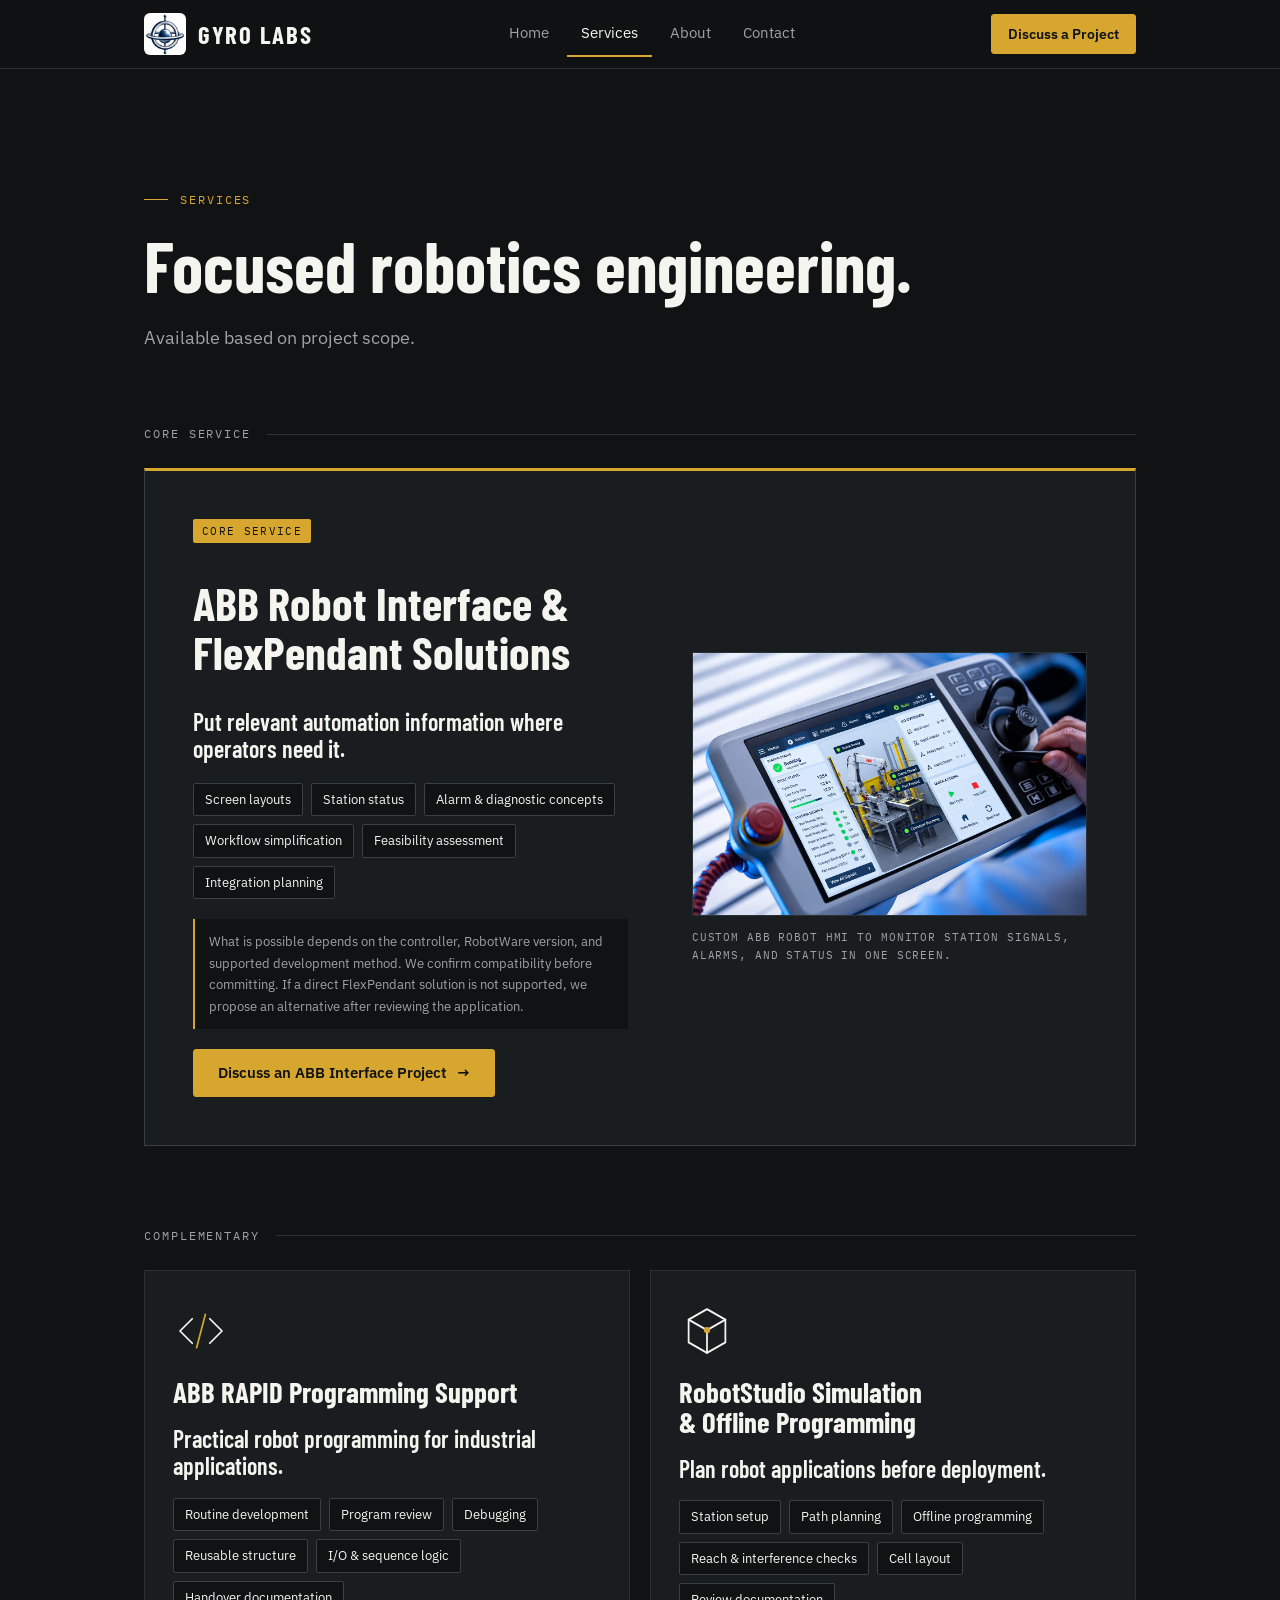
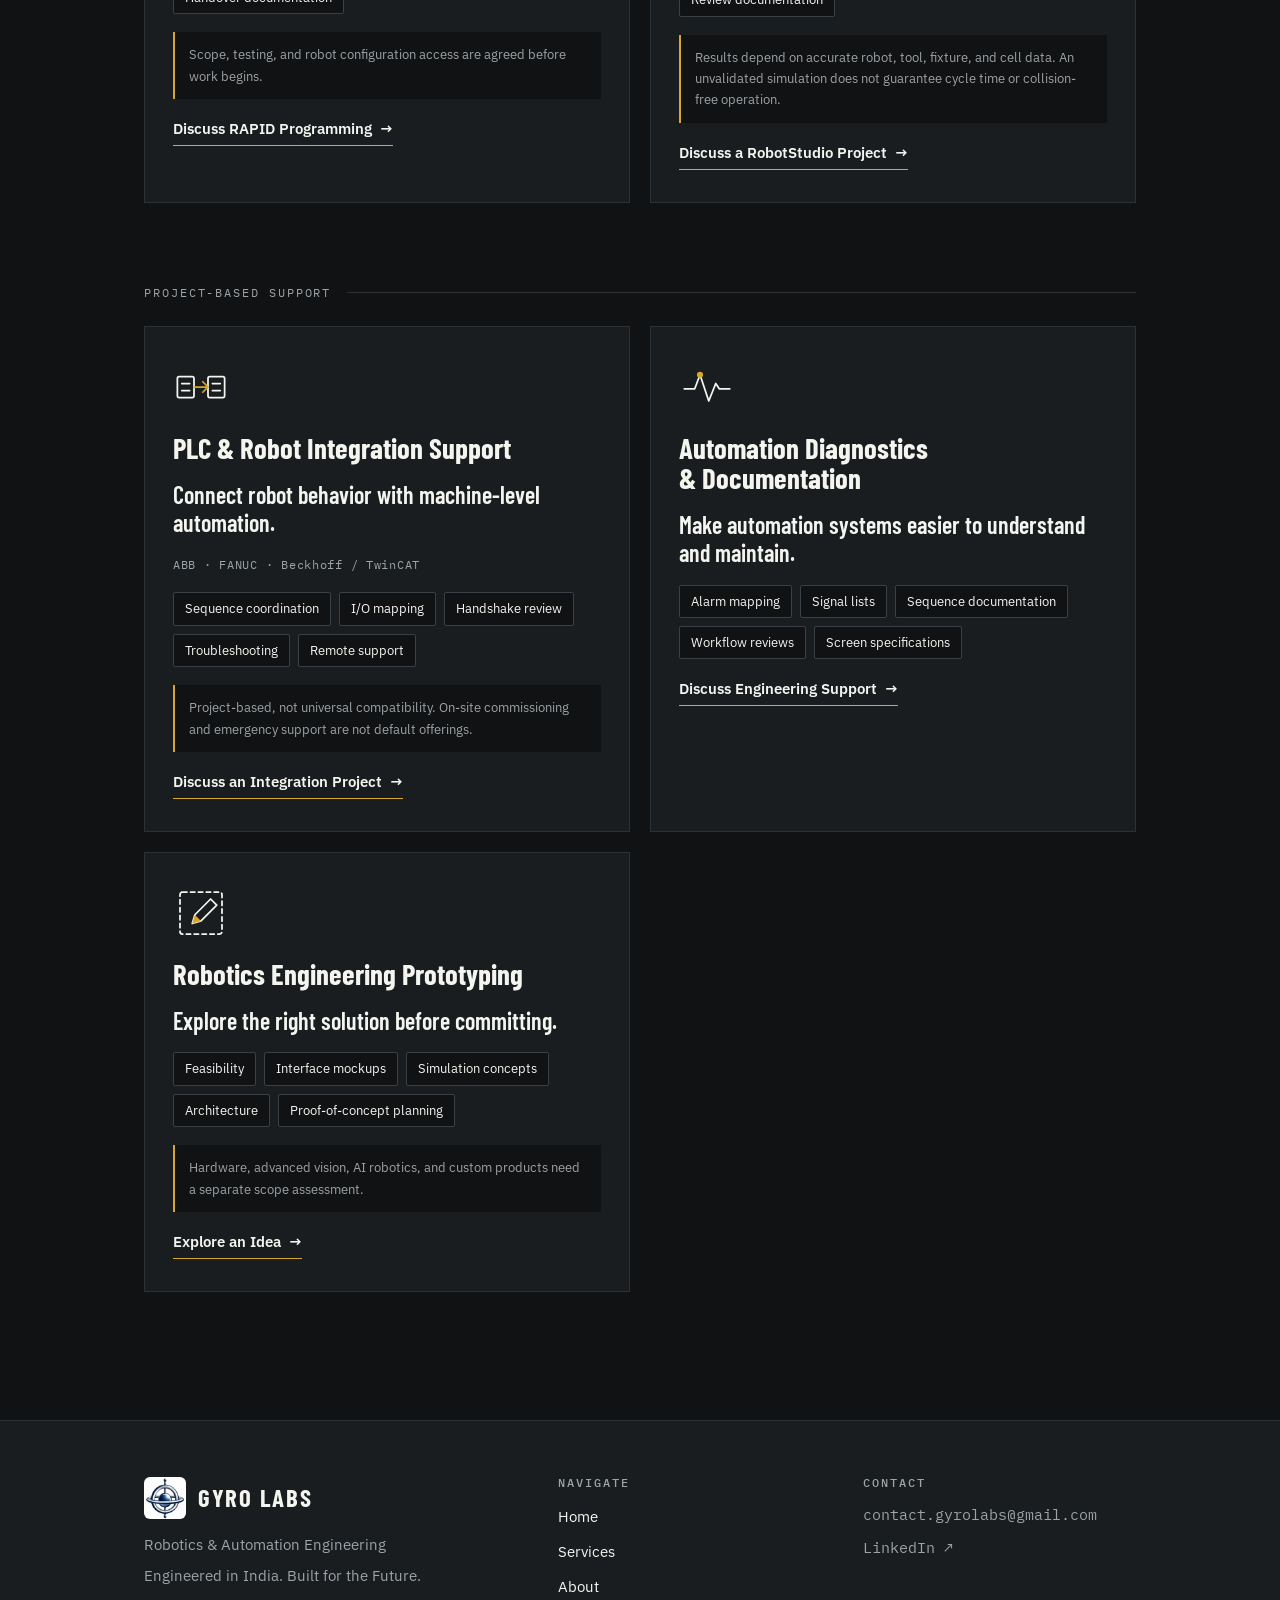
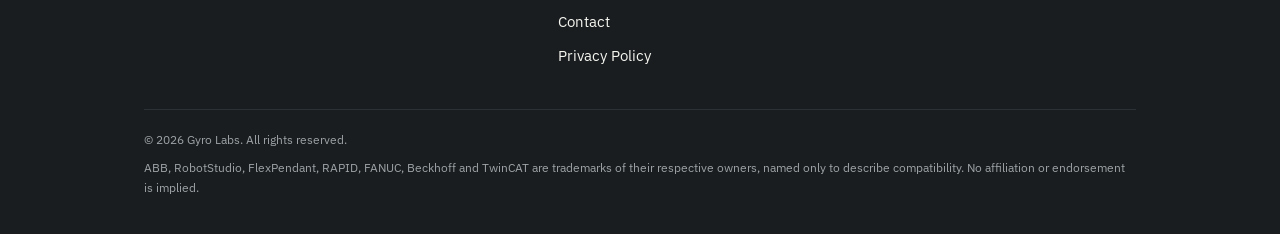
<file: services.html>
<!doctype html>
<html lang="en">
<head>
  <meta charset="utf-8">
  <meta name="viewport" content="width=device-width, initial-scale=1">
  <title>Services | Gyro Labs</title>
  <meta name="description" content="ABB operator-interface solutions, RAPID programming, RobotStudio simulation, robot–PLC integration support, documentation and engineering prototyping from Gyro Labs.">
  <meta property="og:type" content="website">
  <meta property="og:title" content="Services | Gyro Labs">
  <meta property="og:description" content="Focused robotics engineering, available based on project scope.">
  <!-- TODO: use the full URL after publishing -->
  <meta property="og:image" content="assets/images/og/og-share.png">
  <link rel="icon" href="assets/images/logo/favicon-64.png" type="image/png">
  <link rel="apple-touch-icon" href="assets/images/logo/apple-touch-icon.png">
  <link rel="preconnect" href="https://fonts.googleapis.com">
  <link rel="preconnect" href="https://fonts.gstatic.com" crossorigin>
  <link rel="stylesheet" href="https://fonts.googleapis.com/css2?family=Barlow+Condensed:wght@500;600;700&amp;family=IBM+Plex+Sans:wght@400;500;600&amp;family=IBM+Plex+Mono:wght@400;500&amp;display=swap">
  <link rel="stylesheet" href="assets/css/styles.css">
</head>
<body>
<a class="skip" href="#main">Skip to content</a>

<header class="site-header">
  <div class="container header-row">
    <a class="brand" href="index.html" aria-label="Gyro Labs, home">
      <img src="assets/images/logo/gyro-labs-mark.png" alt="" width="34" height="34"><span>GYRO LABS</span>
    </a>
    <nav class="nav" id="nav" aria-label="Primary">
      <ul>
        <li><a href="index.html">Home</a></li>
        <li><a href="services.html" aria-current="page">Services</a></li>
        <li><a href="about.html">About</a></li>
        <li><a href="contact.html">Contact</a></li>
        <li class="only-mobile"><a class="btn btn-primary" href="contact.html">Discuss a Project</a></li>
      </ul>
    </nav>
    <div class="header-actions">
      <a class="btn btn-primary btn-sm" href="contact.html">Discuss a Project</a>
      <button class="menu-btn" id="menuBtn" type="button" aria-expanded="false" aria-controls="nav" aria-label="Menu"><i></i></button>
    </div>
  </div>
</header>

<main id="main">

  <section class="page-hero">
    <div class="container">
      <span class="eyebrow">Services</span>
      <h1>Focused robotics engineering.</h1>
      <p class="lead">Available based on project scope.</p>
    </div>
  </section>

  <section class="section" style="border-top:0;padding-top:0">
    <div class="container">

      <!-- Core -->
      <div class="group">
        <p class="group-title">Core service</p>
        <article class="core" id="abb">
          <div class="text-col">
            <span class="badge">Core Service</span>
            <h2>ABB Robot Interface &amp; FlexPendant Solutions</h2>
            <p class="headline">Put relevant automation information where operators need it.</p>
            <ul class="chips">
              <li>Screen layouts</li>
              <li>Station status</li>
              <li>Alarm &amp; diagnostic concepts</li>
              <li>Workflow simplification</li>
              <li>Feasibility assessment</li>
              <li>Integration planning</li>
            </ul>
            <p class="note">What is possible depends on the controller, RobotWare version, and supported development method. We confirm compatibility before committing. If a direct FlexPendant solution is not supported, we propose an alternative after reviewing the application.</p>
            <a class="btn btn-primary" href="contact.html?type=ABB%20FlexPendant%20%2F%20operator%20interface">Discuss an ABB Interface Project <span class="arrow" aria-hidden="true">→</span></a>
          </div>
          <div>
            <div class="frame">
              <img src="assets/images/concepts/concept-operator-pendant.jpg" width="1400" height="933" alt="Concept visualization of an operator touchscreen showing station status, signals and quick actions beside a robot cell view">
            </div>
            <p class="caption">Custom ABB Robot HMI to monitor station signals, alarms, and status in one screen.</p>
          </div>
        </article>
      </div>

      <!-- Complementary -->
      <div class="group">
        <p class="group-title">Complementary</p>
        <div class="svc-grid">
          <article class="svc-card" id="rapid">
            <img src="assets/images/icons/icon-rapid-programming.svg" alt="" width="56" height="56">
            <h3>ABB RAPID Programming Support</h3>
            <p class="headline">Practical robot programming for industrial applications.</p>
            <ul class="chips">
              <li>Routine development</li>
              <li>Program review</li>
              <li>Debugging</li>
              <li>Reusable structure</li>
              <li>I/O &amp; sequence logic</li>
              <li>Handover documentation</li>
            </ul>
            <p class="note">Scope, testing, and robot configuration access are agreed before work begins.</p>
            <a class="text-link" href="contact.html?type=RAPID%20programming">Discuss RAPID Programming <span aria-hidden="true">→</span></a>
          </article>
          <article class="svc-card" id="robotstudio">
            <img src="assets/images/icons/icon-robotstudio-simulation.svg" alt="" width="56" height="56">
            <h3>RobotStudio Simulation &amp; Offline Programming</h3>
            <p class="headline">Plan robot applications before deployment.</p>
            <ul class="chips">
              <li>Station setup</li>
              <li>Path planning</li>
              <li>Offline programming</li>
              <li>Reach &amp; interference checks</li>
              <li>Cell layout</li>
              <li>Review documentation</li>
            </ul>
            <p class="note">Results depend on accurate robot, tool, fixture, and cell data. An unvalidated simulation does not guarantee cycle time or collision-free operation.</p>
            <a class="text-link" href="contact.html?type=RobotStudio%20%2F%20offline%20programming">Discuss a RobotStudio Project <span aria-hidden="true">→</span></a>
          </article>
        </div>
      </div>

      <!-- Project-based -->
      <div class="group">
        <p class="group-title">Project-based support</p>
        <div class="svc-grid">
          <article class="svc-card" id="plc">
            <img src="assets/images/icons/icon-plc-integration.svg" alt="" width="56" height="56">
            <h3>PLC &amp; Robot Integration Support</h3>
            <p class="headline">Connect robot behavior with machine-level automation.</p>
            <p class="meta">ABB · FANUC · Beckhoff / TwinCAT</p>
            <ul class="chips">
              <li>Sequence coordination</li>
              <li>I/O mapping</li>
              <li>Handshake review</li>
              <li>Troubleshooting</li>
              <li>Remote support</li>
            </ul>
            <p class="note">Project-based, not universal compatibility. On-site commissioning and emergency support are not default offerings.</p>
            <a class="text-link" href="contact.html?type=Robot%E2%80%93PLC%20integration">Discuss an Integration Project <span aria-hidden="true">→</span></a>
          </article>
          <article class="svc-card" id="diagnostics">
            <img src="assets/images/icons/icon-diagnostics-documentation.svg" alt="" width="56" height="56">
            <h3>Automation Diagnostics &amp; Documentation</h3>
            <p class="headline">Make automation systems easier to understand and maintain.</p>
            <ul class="chips">
              <li>Alarm mapping</li>
              <li>Signal lists</li>
              <li>Sequence documentation</li>
              <li>Workflow reviews</li>
              <li>Screen specifications</li>
            </ul>
            <a class="text-link" href="contact.html?type=Diagnostics%20%2F%20documentation">Discuss Engineering Support <span aria-hidden="true">→</span></a>
          </article>
          <article class="svc-card" id="prototyping">
            <img src="assets/images/icons/icon-prototyping.svg" alt="" width="56" height="56">
            <h3>Robotics Engineering Prototyping</h3>
            <p class="headline">Explore the right solution before committing.</p>
            <ul class="chips">
              <li>Feasibility</li>
              <li>Interface mockups</li>
              <li>Simulation concepts</li>
              <li>Architecture</li>
              <li>Proof-of-concept planning</li>
            </ul>
            <p class="note">Hardware, advanced vision, AI robotics, and custom products need a separate scope assessment.</p>
            <a class="text-link" href="contact.html?type=Other%20robotics%20or%20automation%20requirement">Explore an Idea <span aria-hidden="true">→</span></a>
          </article>
        </div>
      </div>

    </div>
  </section>

</main>

<footer class="site-footer">
  <div class="container">
    <div class="foot">
      <div>
        <a class="brand" href="index.html" aria-label="Gyro Labs, home" style="margin-bottom:14px">
          <img src="assets/images/logo/gyro-labs-mark.png" alt="" width="34" height="34"><span>GYRO LABS</span>
        </a>
        <p>Robotics &amp; Automation Engineering</p>
        <p style="margin-top:6px">Engineered in India. Built for the Future.</p>
      </div>
      <nav aria-label="Footer">
        <h4>Navigate</h4>
        <ul>
          <li><a href="index.html">Home</a></li>
          <li><a href="services.html">Services</a></li>
          <li><a href="about.html">About</a></li>
          <li><a href="contact.html">Contact</a></li>
          <li><a href="privacy.html">Privacy Policy</a></li>
        </ul>
      </nav>
      <div>
        <h4>Contact</h4>

        <p class="addr">
          <a href="mailto:contact.gyrolabs@gmail.com">
            contact.gyrolabs@gmail.com
          </a>
        </p>

        <p class="addr" style="margin-top: 8px">
          <a
            href="https://www.linkedin.com/company/gyrolabs"
            target="_blank"
            rel="noopener noreferrer"
            aria-label="Visit Gyro Labs on LinkedIn">
            LinkedIn ↗
          </a>
        </p>
    </div>
    </div>
    <div class="legal">
      <p>© <span id="year">2026</span> Gyro Labs. All rights reserved.</p>
      <p>ABB, RobotStudio, FlexPendant, RAPID, FANUC, Beckhoff and TwinCAT are trademarks of their respective owners, named only to describe compatibility. No affiliation or endorsement is implied.</p>
    </div>
  </div>
</footer>

<script src="assets/js/config.js"></script>
<script src="assets/js/main.js"></script>
</body>
</html>
</file>
<file: assets/css/styles.css>
/* ==========================================================================
   Gyro Labs — styles.css
   Sections: 1 Tokens · 2 Base · 3 Layout · 4 Header · 5 Buttons · 6 Home
             7 Services · 8 About · 9 Contact · 10 Footer · 11 Utilities
   ========================================================================== */

/* 1. Tokens ---------------------------------------------------------------- */
:root {
  --bg: #101214;
  --surface: #191D20;
  --raised: #1F2427;
  --line: #2B3135;
  --line-2: #3A4146;
  --muted: #9DA3A6;
  --fg: #F5F5F0;
  --gold: #D6A62E;
  --gold-hi: #E8C15A;
  --error: #F08A7E;

  --display: 'Barlow Condensed', 'Arial Narrow', 'Helvetica Neue', sans-serif;
  --body: 'IBM Plex Sans', system-ui, -apple-system, 'Segoe UI', sans-serif;
  --mono: 'IBM Plex Mono', ui-monospace, Menlo, monospace;

  --gutter: max(20px, 5vw);
  --max: 1120px;
  color-scheme: dark;
}

/* 2. Base ------------------------------------------------------------------ */
*, *::before, *::after { box-sizing: border-box; }
html { scroll-behavior: smooth; }
@media (prefers-reduced-motion: reduce) { html { scroll-behavior: auto; } }
body {
  margin: 0;
  background: var(--bg);
  color: var(--fg);
  font-family: var(--body);
  font-size: 1rem;
  line-height: 1.65;
  -webkit-font-smoothing: antialiased;
}
img { max-width: 100%; height: auto; display: block; }
h1, h2, h3, h4 { font-family: var(--display); font-weight: 700; line-height: 1.04; margin: 0; text-wrap: balance; }
p { margin: 0; }
ul { margin: 0; padding: 0; list-style: none; }
a { color: inherit; }
:focus-visible { outline: 2px solid var(--gold-hi); outline-offset: 3px; border-radius: 2px; }

h1 { font-size: clamp(2.6rem, 6.2vw, 5rem); }
h2 { font-size: clamp(2rem, 4.4vw, 3.2rem); }
h3 { font-size: 1.6rem; }
.lead { color: var(--muted); font-size: 1.125rem; max-width: 52ch; }
.eyebrow { font-family: var(--mono); font-size: 0.75rem; letter-spacing: 0.16em; text-transform: uppercase; color: var(--gold); display: inline-flex; align-items: center; gap: 12px; }
.eyebrow::before { content: ""; width: 24px; height: 1px; background: var(--gold); }

/* 3. Layout ---------------------------------------------------------------- */
.container { width: 100%; max-width: var(--max); margin-inline: auto; padding-inline: var(--gutter); }
.section { padding-block: clamp(64px, 10vw, 128px); }
.section + .section { border-top: 1px solid var(--line); }
.section-head { display: grid; gap: 16px; margin-bottom: clamp(36px, 6vw, 64px); justify-items: start; }
.split { display: grid; grid-template-columns: minmax(0, 1fr) minmax(0, 1fr); gap: clamp(32px, 6vw, 88px); align-items: center; }
@media (max-width: 880px) { .split { grid-template-columns: minmax(0, 1fr); } }

/* 4. Header ---------------------------------------------------------------- */
.site-header { position: sticky; top: 0; z-index: 50; background: rgba(16, 18, 20, 0.88); backdrop-filter: blur(10px); -webkit-backdrop-filter: blur(10px); border-bottom: 1px solid var(--line); }
.header-row { display: flex; align-items: center; justify-content: space-between; gap: 16px; min-height: 68px; }
.brand { display: inline-flex; align-items: center; gap: 12px; text-decoration: none; }
.brand img { width: 42px; height: 42px; border-radius: 6px; background: #fff; }
.brand span { font-family: var(--display); font-weight: 700; font-size: 1.55rem; letter-spacing: 0.07em; line-height: 1; }
.nav ul { display: flex; align-items: center; gap: 4px; }
.nav a { display: block; padding: 10px 14px; text-decoration: none; font-size: 0.9375rem; color: var(--muted); border-bottom: 2px solid transparent; transition: color .2s, border-color .2s; }
.nav a:hover, .nav a[aria-current="page"] { color: var(--fg); border-bottom-color: var(--gold); }
.header-actions { display: flex; align-items: center; gap: 12px; }
.menu-btn { display: none; width: 44px; height: 44px; border: 1px solid var(--line-2); background: transparent; color: var(--fg); border-radius: 3px; cursor: pointer; align-items: center; justify-content: center; }
.menu-btn i, .menu-btn i::before, .menu-btn i::after { display: block; width: 18px; height: 2px; background: currentColor; position: relative; transition: transform .2s, background-color .2s; }
.menu-btn i::before, .menu-btn i::after { content: ""; position: absolute; left: 0; }
.menu-btn i::before { top: -6px; }
.menu-btn i::after { top: 6px; }
.menu-btn[aria-expanded="true"] i { background: transparent; }
.menu-btn[aria-expanded="true"] i::before { transform: translateY(6px) rotate(45deg); }
.menu-btn[aria-expanded="true"] i::after { transform: translateY(-6px) rotate(-45deg); }
.nav .only-mobile { display: none; }
.nav a.btn-primary { color: #101214; }
@media (max-width: 860px) {
  .menu-btn { display: inline-flex; }
  .header-actions .btn { display: none; }
  .nav { position: absolute; left: 0; right: 0; top: 100%; background: var(--bg); border-bottom: 1px solid var(--line); visibility: hidden; opacity: 0; transform: translateY(-8px); transition: opacity .2s, transform .2s, visibility .2s; }
  .nav.open { visibility: visible; opacity: 1; transform: none; }
  .nav ul { flex-direction: column; align-items: stretch; gap: 0; padding: 8px var(--gutter) 24px; }
  .nav a { padding: 15px 0; border-bottom: 1px solid var(--line); font-size: 1.0625rem; }
  .nav .only-mobile { display: block; padding-top: 18px; }
  .nav .only-mobile .btn { width: 100%; border-bottom: 1px solid var(--gold); }
}

/* 5. Buttons & links ------------------------------------------------------- */
.btn { display: inline-flex; align-items: center; justify-content: center; gap: 10px; min-height: 48px; padding: 12px 24px; font: 600 0.9375rem/1.2 var(--body); text-decoration: none; border: 1px solid var(--line-2); color: var(--fg); background: transparent; border-radius: 3px; cursor: pointer; transition: background-color .2s, border-color .2s, color .2s; }
.btn:hover { border-color: var(--fg); }
.btn-primary { background: var(--gold); border-color: var(--gold); color: #101214; }
.btn-primary:hover { background: var(--gold-hi); border-color: var(--gold-hi); }
.btn-sm { min-height: 40px; padding: 8px 16px; font-size: 0.875rem; }
.btn .arrow { transition: transform .2s; }
.btn:hover .arrow { transform: translateX(3px); }
.text-link { display: inline-flex; align-items: center; gap: 8px; width: fit-content; font-weight: 600; font-size: 0.9375rem; text-decoration: none; padding-bottom: 3px; border-bottom: 1px solid var(--gold); transition: gap .2s, color .2s; }
.text-link:hover { gap: 12px; color: var(--gold-hi); }
.btn-row { display: flex; flex-wrap: wrap; gap: 12px; }

/* 6. Home ------------------------------------------------------------------ */
.hero { padding-block: clamp(40px, 7vw, 96px) clamp(56px, 9vw, 112px); }
.hero h1 { margin-block: 22px 22px; }
.hero h1 em { font-style: normal; color: var(--gold); }
.hero .btn-row { margin-top: 32px; }
.tagline { margin-top: 40px; padding-top: 18px; border-top: 1px solid var(--line); font-family: var(--mono); font-size: 0.8125rem; letter-spacing: 0.07em; color: var(--muted); }
.frame { border: 1px solid var(--line); background: var(--surface); }
.frame img { width: 100%; }
.frame.light { background: #fff; }
.gallery { display: grid; grid-template-columns: repeat(2, minmax(0, 1fr)); gap: clamp(16px, 3vw, 32px); }
.gallery figure { margin: 0; min-width: 0; }
@media (max-width: 700px) { .gallery { grid-template-columns: minmax(0, 1fr); } }
.caption { margin-top: 12px; font-family: var(--mono); font-size: 0.6875rem; letter-spacing: 0.08em; text-transform: uppercase; color: var(--muted); }

.tiles { display: grid; grid-template-columns: repeat(3, minmax(0, 1fr)); gap: clamp(24px, 4vw, 56px); }
.tile { display: grid; gap: 14px; align-content: start; padding-top: 28px; border-top: 1px solid var(--line-2); transition: border-color .25s; }
.tile:hover { border-top-color: var(--gold); }
.tile img { width: 56px; height: 56px; }
.tile p { color: var(--muted); }
@media (max-width: 760px) { .tiles { grid-template-columns: minmax(0, 1fr); } }

.ticks { display: grid; gap: 14px; margin-block: 28px 32px; }
.ticks li { position: relative; padding-left: 30px; font-size: 1.0625rem; }
.ticks li::before { content: ""; position: absolute; left: 0; top: 0.7em; width: 14px; height: 2px; background: var(--gold); }
.fine { margin-top: 28px; font-size: 0.8125rem; color: var(--muted); max-width: 52ch; }

.svc-tiles { display: grid; grid-template-columns: repeat(3, minmax(0, 1fr)); gap: 1px; background: var(--line); border: 1px solid var(--line); }
.svc-tile { position: relative; display: grid; gap: 22px; align-content: space-between; padding: 32px 28px; background: var(--bg); text-decoration: none; min-height: 210px; transition: background-color .25s; }
.svc-tile:hover { background: var(--surface); }
.svc-tile img { width: 52px; height: 52px; }
.svc-tile h3 { font-size: 1.5rem; }
.svc-tile .go { position: absolute; right: 24px; top: 28px; color: var(--muted); transition: color .2s, transform .2s; }
.svc-tile:hover .go { color: var(--gold); transform: translateX(3px); }
.badge { display: inline-block; width: fit-content; padding: 3px 9px; background: var(--gold); color: #101214; font-family: var(--mono); font-size: 0.6875rem; letter-spacing: 0.12em; text-transform: uppercase; border-radius: 2px; }
@media (max-width: 900px) { .svc-tiles { grid-template-columns: repeat(2, minmax(0, 1fr)); } }
@media (max-width: 560px) { .svc-tiles { grid-template-columns: minmax(0, 1fr); } .svc-tile { min-height: 0; } }

.steps { display: grid; grid-template-columns: repeat(4, minmax(0, 1fr)); gap: 0; }
.step { position: relative; padding: 32px 24px 0 0; border-top: 1px solid var(--line-2); display: grid; gap: 8px; align-content: start; }
.step::before { content: ""; position: absolute; left: 0; top: -5px; width: 9px; height: 9px; background: var(--gold); }
.step .n { font-family: var(--mono); font-size: 0.75rem; letter-spacing: 0.16em; color: var(--gold); }
.step h3 { font-size: 1.9rem; }
.step p { color: var(--muted); font-size: 0.9375rem; }
@media (max-width: 900px) { .steps { grid-template-columns: repeat(2, minmax(0, 1fr)); row-gap: 40px; } }
@media (max-width: 520px) { .steps { grid-template-columns: minmax(0, 1fr); } }

.why { display: flex; flex-wrap: wrap; gap: 12px; }
.why li { padding: 14px 22px; border: 1px solid var(--line-2); font-family: var(--display); font-weight: 600; font-size: 1.45rem; letter-spacing: 0.01em; transition: border-color .2s, color .2s; }
.why li:hover { border-color: var(--gold); color: var(--gold-hi); }

.cta-band { text-align: center; display: grid; justify-items: center; gap: 28px; }
.cta-band h2 { max-width: 18ch; }

/* 7. Services -------------------------------------------------------------- */
.page-hero { padding-block: clamp(56px, 9vw, 112px) clamp(40px, 6vw, 72px); }
.page-hero h1 { margin-block: 20px 20px; font-size: clamp(2.5rem, 5.5vw, 4.4rem); }
.group-title { display: flex; align-items: center; gap: 16px; margin-block: 0 24px; font-family: var(--mono); font-size: 0.75rem; letter-spacing: 0.16em; text-transform: uppercase; color: var(--muted); }
.group-title::after { content: ""; flex: 1; height: 1px; background: var(--line); }
.group + .group { margin-top: clamp(48px, 7vw, 80px); }

.core { display: grid; grid-template-columns: minmax(0, 1.1fr) minmax(0, 1fr); gap: clamp(28px, 5vw, 72px); align-items: center; padding: clamp(24px, 4vw, 48px); background: var(--surface); border: 1px solid var(--line-2); border-top: 3px solid var(--gold); }
.core h2 { margin-block: 16px 12px; font-size: clamp(2rem, 4vw, 2.9rem); }
.headline { font-family: var(--display); font-weight: 600; font-size: 1.5rem; line-height: 1.15; color: var(--fg); }
.core .text-col { display: grid; gap: 20px; justify-items: start; min-width: 0; }
@media (max-width: 880px) { .core { grid-template-columns: minmax(0, 1fr); } }

.chips { display: flex; flex-wrap: wrap; gap: 8px; }
.chips li { padding: 5px 11px; border: 1px solid var(--line-2); font-size: 0.8125rem; color: var(--fg); border-radius: 2px; background: var(--bg); }
.note { padding: 12px 14px; border-left: 2px solid var(--gold); background: var(--bg); font-size: 0.8125rem; color: var(--muted); max-width: 60ch; }

.svc-grid { display: grid; grid-template-columns: repeat(auto-fit, minmax(min(100%, 320px), 1fr)); gap: 20px; }
.svc-card { display: grid; gap: 18px; align-content: start; padding: 32px 28px; background: var(--surface); border: 1px solid var(--line); min-width: 0; transition: border-color .25s, transform .25s; }
.svc-card:hover { border-color: var(--line-2); transform: translateY(-2px); }
.svc-card img { width: 56px; height: 56px; }
.svc-card h3 { font-size: 1.8rem; }
.svc-card .text-link { align-self: end; }
.svc-card .meta { font-family: var(--mono); font-size: 0.75rem; letter-spacing: 0.06em; color: var(--muted); }
@media (prefers-reduced-motion: reduce) { .svc-card:hover { transform: none; } }

/* 8. About ----------------------------------------------------------------- */
.path { display: grid; grid-template-columns: minmax(0, 1fr) 56px minmax(0, 1fr); align-items: center; gap: 0; }
.path .node { padding: 24px; border: 1px solid var(--line-2); background: var(--surface); display: grid; gap: 6px; }
.path .node.future { border-style: dashed; background: transparent; }
.path .node small { font-family: var(--mono); font-size: 0.6875rem; letter-spacing: 0.14em; text-transform: uppercase; color: var(--gold); }
.path .node b { font-family: var(--display); font-size: 1.5rem; line-height: 1.1; font-weight: 600; }
.path .link { height: 1px; background: var(--gold); position: relative; }
.path .link::after { content: ""; position: absolute; right: -1px; top: -4px; width: 8px; height: 8px; border-top: 1px solid var(--gold); border-right: 1px solid var(--gold); transform: rotate(45deg); }
@media (max-width: 640px) {
  .path { grid-template-columns: minmax(0, 1fr); }
  .path .link { width: 1px; height: 36px; margin-left: 28px; }
  .path .link::after { right: auto; top: auto; bottom: -1px; left: -4px; transform: rotate(135deg); }
}
.founder { border: 1px solid var(--line-2); background: var(--surface); padding: 20px; display: grid; gap: 14px; max-width: 420px; justify-self: end; width: 100%; }
.founder img { width: 100%; aspect-ratio: 4 / 5; object-fit: cover; object-position: center top; }
.founder p { font-size: 0.8125rem; color: var(--muted); }
@media (max-width: 880px) { .founder { justify-self: start; } }

/* 9. Contact --------------------------------------------------------------- */
.mail { display: grid; gap: 12px; padding: 20px; border: 1px solid var(--line-2); background: var(--surface); margin-top: 28px; }
.mail .addr { font-family: var(--mono); font-size: 1.0625rem; word-break: break-all; }
.include { display: grid; grid-template-columns: repeat(2, minmax(0, 1fr)); gap: 10px; margin-top: 28px; }
.include li { display: flex; align-items: center; gap: 12px; padding: 12px 14px; border: 1px solid var(--line); font-size: 0.875rem; color: var(--muted); }
.include li::before { content: ""; width: 8px; height: 8px; border: 1px solid var(--gold); flex: none; }
form { display: grid; gap: 18px; padding: clamp(22px, 3.5vw, 36px); background: var(--surface); border: 1px solid var(--line-2); min-width: 0; }
.fields { display: grid; grid-template-columns: repeat(2, minmax(0, 1fr)); gap: 18px; }
.field { display: grid; gap: 7px; min-width: 0; }
.field.full { grid-column: 1 / -1; }
label { font-size: 0.8125rem; font-weight: 600; letter-spacing: 0.02em; }
label b { color: var(--gold); font-weight: 600; }
input, select, textarea { width: 100%; min-height: 46px; padding: 11px 12px; font: inherit; font-size: 1rem; color: var(--fg); background: var(--bg); border: 1px solid var(--line-2); border-radius: 3px; transition: border-color .2s; }
textarea { min-height: 130px; resize: vertical; }
input:hover, select:hover, textarea:hover { border-color: var(--muted); }
input:focus-visible, select:focus-visible, textarea:focus-visible { outline: 2px solid var(--gold-hi); outline-offset: 1px; border-color: var(--gold-hi); }
.field[data-invalid="true"] input, .field[data-invalid="true"] select, .field[data-invalid="true"] textarea { border-color: var(--error); }
.err { color: var(--error); font-size: 0.8125rem; }
.err:empty { display: none; }
.privacy-note { font-size: 0.8125rem; color: var(--muted); padding: 12px 14px; border: 1px solid var(--line); background: var(--bg); }
.form-actions { display: flex; flex-wrap: wrap; gap: 14px; align-items: center; }
.result { margin-top: 20px; padding: 20px; border: 1px solid var(--gold); background: var(--surface); display: grid; gap: 14px; }
.result.fail { border-color: var(--error); }
.result h3 { font-size: 1.5rem; }
.result p { color: var(--muted); font-size: 0.9375rem; }
.result textarea { font-family: var(--mono); font-size: 0.8125rem; min-height: 220px; line-height: 1.55; }
@media (max-width: 560px) { .fields, .include { grid-template-columns: minmax(0, 1fr); } }

.prose { display: grid; gap: 18px; max-width: 64ch; color: var(--muted); }
.prose h2 { font-size: 1.6rem; color: var(--fg); margin-top: 18px; }

/* 10. Footer --------------------------------------------------------------- */
.site-footer { border-top: 1px solid var(--line); background: var(--surface); padding-block: 56px 36px; }
.foot { display: grid; grid-template-columns: minmax(0, 1.4fr) minmax(0, 1fr) minmax(0, 1fr); gap: 32px; }
.foot p { color: var(--muted); font-size: 0.9375rem; }
.foot h4 { font-family: var(--mono); font-weight: 500; font-size: 0.75rem; letter-spacing: 0.16em; text-transform: uppercase; color: var(--muted); margin-bottom: 14px; }
.foot ul { display: grid; gap: 8px; }
.foot a { text-decoration: none; font-size: 0.9375rem; }
.foot a:hover { color: var(--gold-hi); }
.foot .addr { font-family: var(--mono); font-size: 0.875rem; word-break: break-all; }
.legal { margin-top: 40px; padding-top: 20px; border-top: 1px solid var(--line); display: grid; gap: 8px; font-size: 0.75rem; color: var(--muted); }
@media (max-width: 760px) { .foot { grid-template-columns: minmax(0, 1fr); } }

/* 11. Utilities ------------------------------------------------------------ */
.skip { position: absolute; left: 12px; top: -60px; z-index: 100; background: var(--gold); color: #101214; padding: 10px 14px; font-weight: 600; text-decoration: none; }
.skip:focus { top: 8px; }
.sr-only { position: absolute; width: 1px; height: 1px; overflow: hidden; clip: rect(0 0 0 0); white-space: nowrap; }
</file>
